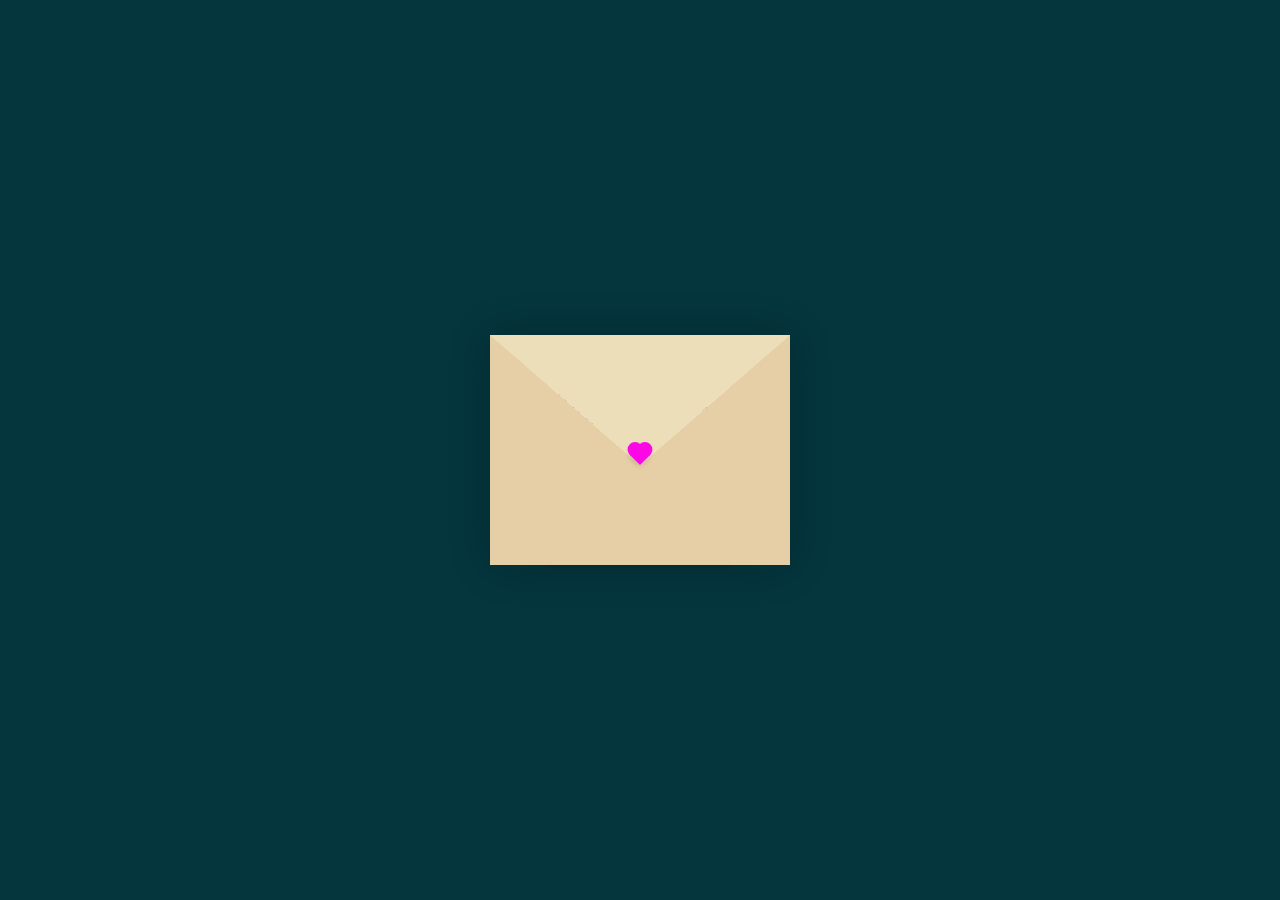
<file: index.html>
<!DOCTYPE html>
<html lang="en">
<head>
    <meta charset="UTF-8">
    <meta http-equiv="X-UA-Compatible" content="IE=edge">
    <meta name="viewport" content="width=device-width, initial-scale=1.0">
    <title>CSS Envelope + Letter (Open/Close on Click)</title>
    <link rel="stylesheet" href="style.css">
</head>
<body>
    <div class="container">
        <div class="envelope-wrapper">
            <div class="envelope">
                <div class="letter">
                    <div class="text">
                        <strong>Dear Atang,my pookie wookie dookie shortie</strong>
                        <p>
                            I wanted to say I love you so much and I hope you were listening to the lecture shee
                        </p>
                    </div>
                </div>
            </div>
            <div class="heart"></div>
        </div>
    </div>
    <script>
        const envelope = document.querySelector('.envelope-wrapper');
        envelope.addEventListener('click', () => {
            envelope.classList.toggle('flap');
        });
    </script>
</body>
</html>
</file>
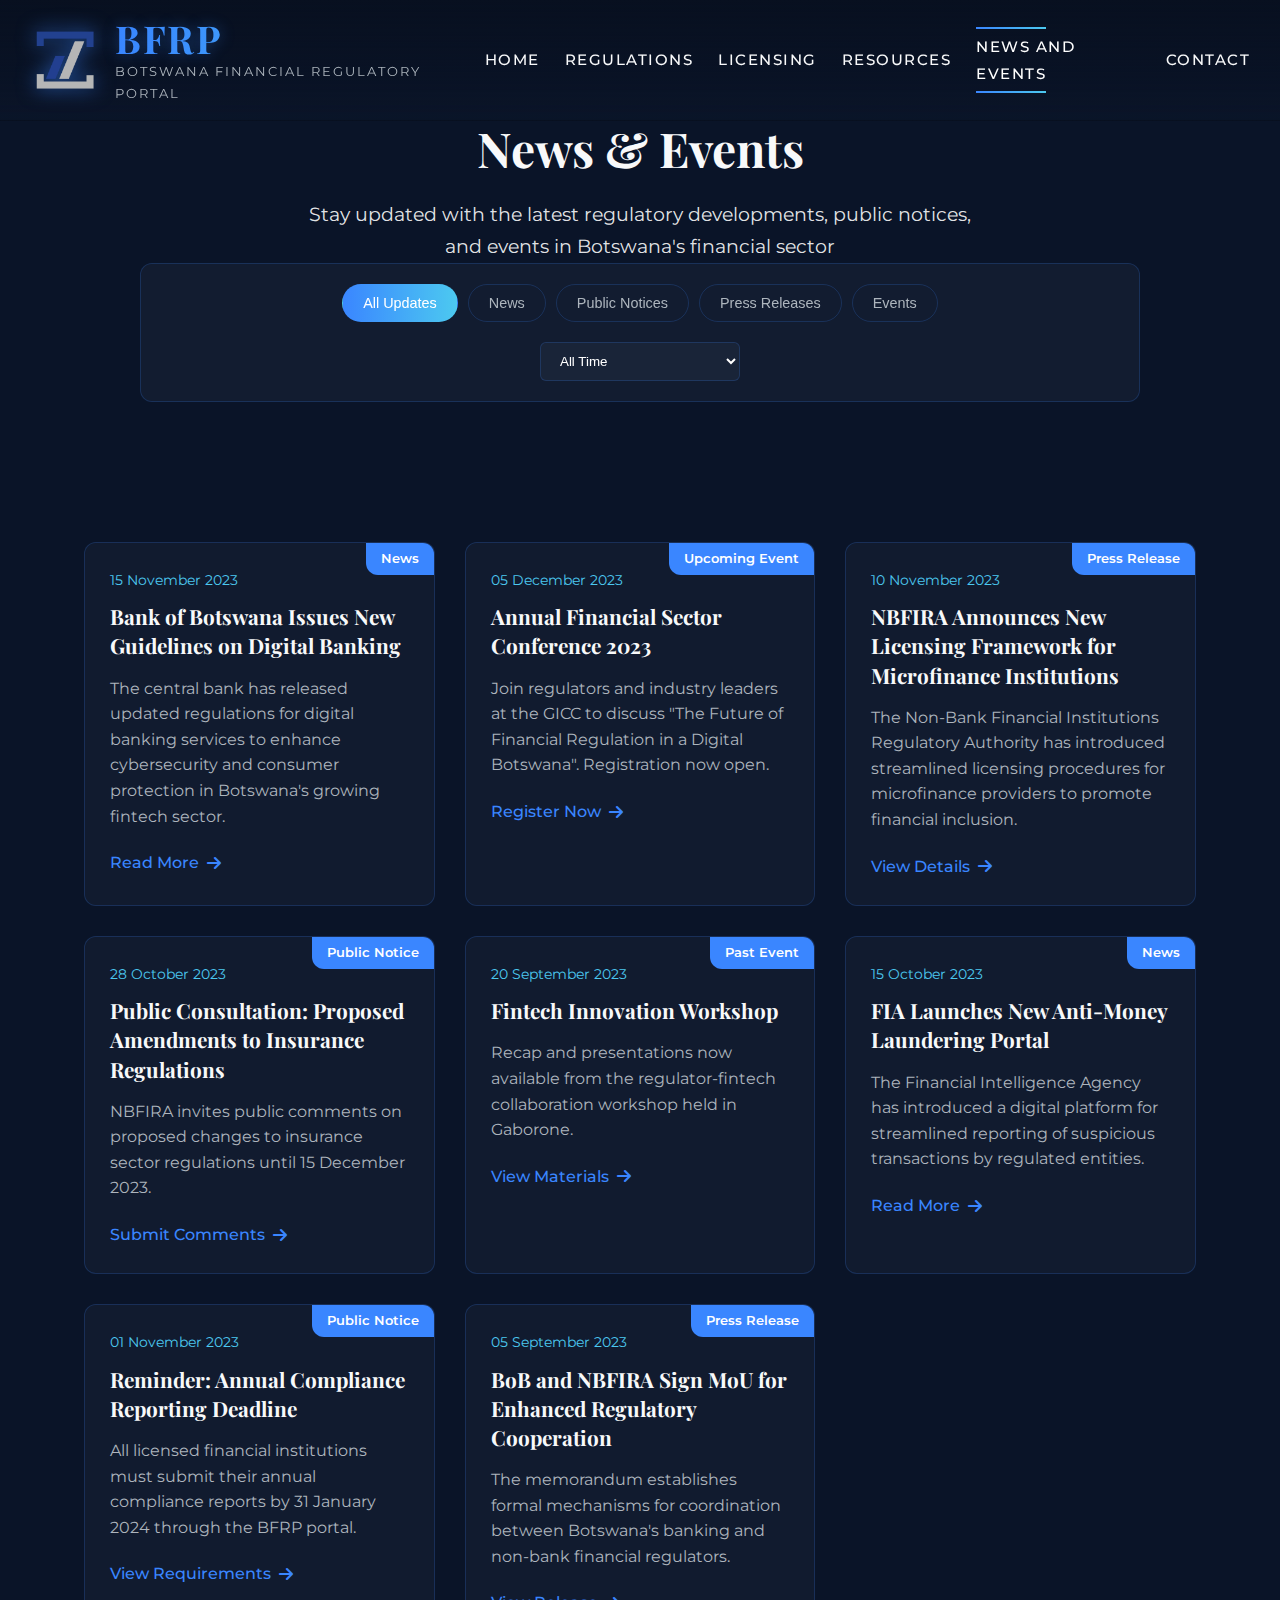
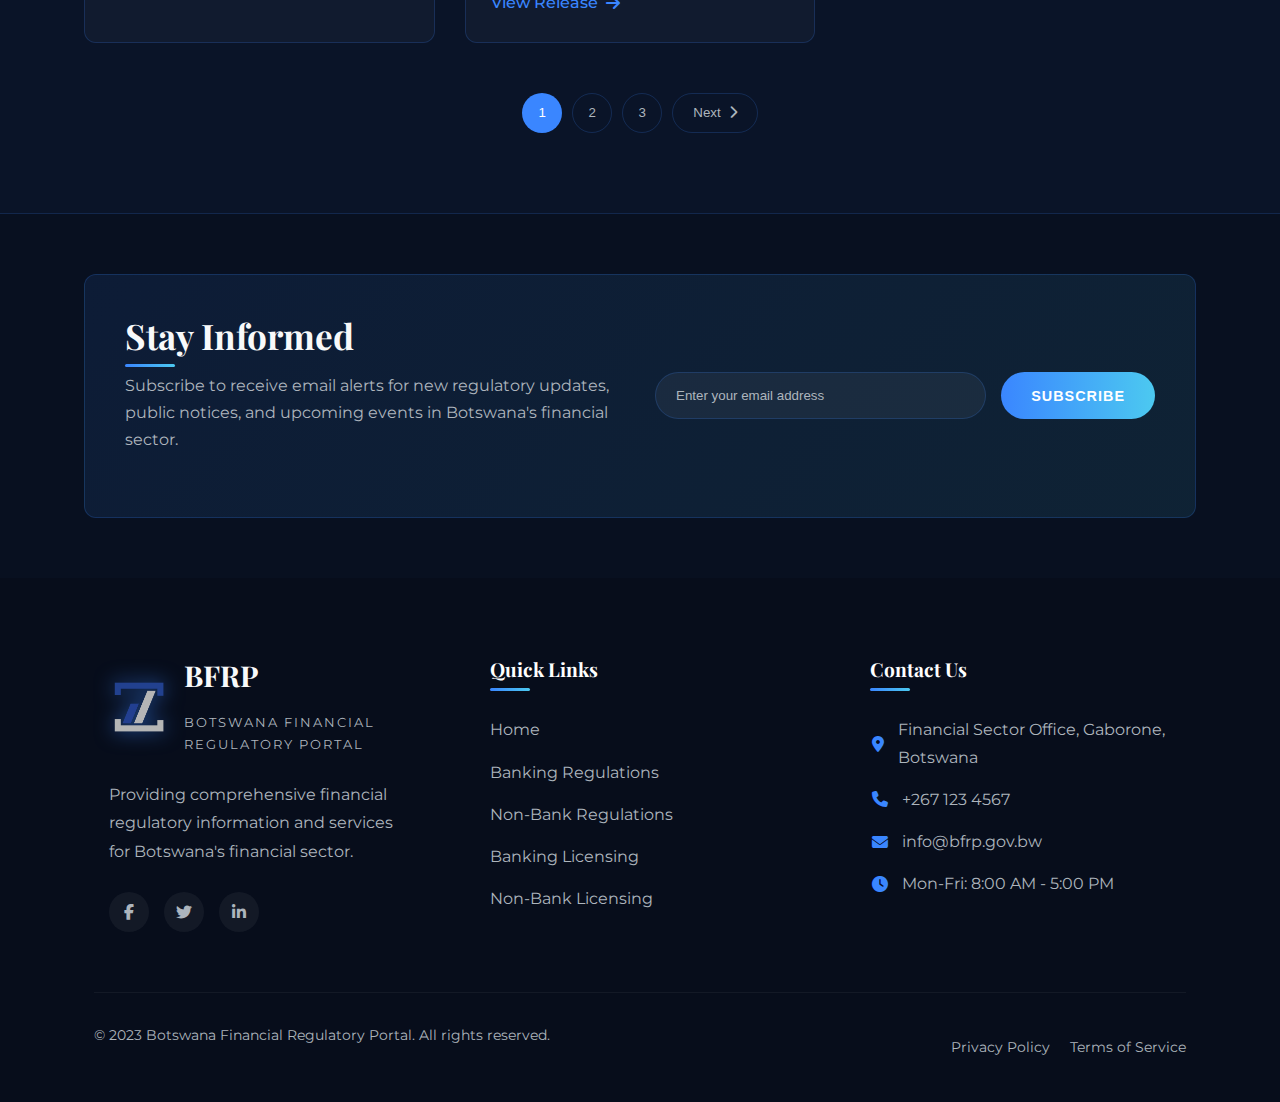
<file: News and events.html>
<!DOCTYPE html>
<html lang="en">
<head>
    <meta charset="UTF-8">
    <meta name="viewport" content="width=device-width, initial-scale=1.0">
    <title>News & Events | Botswana Financial Regulatory Portal</title>
    <link rel="stylesheet" href="https://cdnjs.cloudflare.com/ajax/libs/font-awesome/6.4.0/css/all.min.css">
    <link href="https://fonts.googleapis.com/css2?family=Playfair+Display:wght@400;500;700&family=Montserrat:wght@300;400;500;600&display=swap" rel="stylesheet">
    <link rel="stylesheet" href="STYLE.css">
</head>
<body>
    <header class="fade-nav">
        <div class="header-container">
            <div class="logo">
                <img src="images/logo.png" alt="BFRP Logo" class="logo-img">
                <div class="logo-text">
                    <h1>BFRP</h1>
                    <span>Botswana Financial Regulatory Portal</span>
                </div>
            </div>
            <nav>
                <ul>
                <li><a href="index.html" >Home</a></li>
                <li><a href="Regulations.html">Regulations</a></li>
                <li><a href="Lisencing.html">Licensing</a></li>
                <li><a href="Resources.html">Resources</a></li>
                <li><a href="News and events.html"class="active">News and events</a></li>
                <li><a href="contact.html">Contact</a></li>
            </ul>
            </nav>
            <button class="mobile-menu-toggle"><span></span><span></span><span></span></button>
        </div>
    </header>

    <div class="news-hero">
        <div class="container">
            <h1>News & Events</h1>
            <p class="hero-subtitle">Stay updated with the latest regulatory developments, public notices, and events in Botswana's financial sector</p>
            
            <div class="news-filter">
                <div class="filter-tabs">
                    <button class="filter-tab active" data-filter="all">All Updates</button>
                    <button class="filter-tab" data-filter="news">News</button>
                    <button class="filter-tab" data-filter="notices">Public Notices</button>
                    <button class="filter-tab" data-filter="releases">Press Releases</button>
                    <button class="filter-tab" data-filter="events">Events</button>
                </div>
                
                <div class="time-filter">
                    <select id="time-period">
                        <option value="all">All Time</option>
                        <option value="month">This Month</option>
                        <option value="quarter">Last 3 Months</option>
                        <option value="year">This Year</option>
                        <option value="past">Past Events</option>
                    </select>
                </div>
            </div>
        </div>
    </div>

    <main>
        <section class="news-section">
            <div class="container">
                <div class="news-grid">
                    <!-- News Item 1 -->
                    <div class="news-card" data-category="news" data-date="2023-11-15">
                        <div class="news-badge">News</div>
                        <div class="news-date">15 November 2023</div>
                        <h3>Bank of Botswana Issues New Guidelines on Digital Banking</h3>
                        <p>The central bank has released updated regulations for digital banking services to enhance cybersecurity and consumer protection in Botswana's growing fintech sector.</p>
                        <a href="#" class="news-link">Read More <i class="fas fa-arrow-right"></i></a>
                    </div>
                    
                    <!-- Event Item 1 -->
                    <div class="news-card" data-category="events" data-date="2023-12-05">
                        <div class="news-badge">Upcoming Event</div>
                        <div class="news-date">05 December 2023</div>
                        <h3>Annual Financial Sector Conference 2023</h3>
                        <p>Join regulators and industry leaders at the GICC to discuss "The Future of Financial Regulation in a Digital Botswana". Registration now open.</p>
                        <a href="#" class="news-link">Register Now <i class="fas fa-arrow-right"></i></a>
                    </div>
                    
                    <!-- Press Release 1 -->
                    <div class="news-card" data-category="releases" data-date="2023-11-10">
                        <div class="news-badge">Press Release</div>
                        <div class="news-date">10 November 2023</div>
                        <h3>NBFIRA Announces New Licensing Framework for Microfinance Institutions</h3>
                        <p>The Non-Bank Financial Institutions Regulatory Authority has introduced streamlined licensing procedures for microfinance providers to promote financial inclusion.</p>
                        <a href="#" class="news-link">View Details <i class="fas fa-arrow-right"></i></a>
                    </div>
                    
                    <!-- Public Notice 1 -->
                    <div class="news-card" data-category="notices" data-date="2023-10-28">
                        <div class="news-badge">Public Notice</div>
                        <div class="news-date">28 October 2023</div>
                        <h3>Public Consultation: Proposed Amendments to Insurance Regulations</h3>
                        <p>NBFIRA invites public comments on proposed changes to insurance sector regulations until 15 December 2023.</p>
                        <a href="#" class="news-link">Submit Comments <i class="fas fa-arrow-right"></i></a>
                    </div>
                    
                    <!-- Past Event 1 -->
                    <div class="news-card" data-category="events" data-date="2023-09-20">
                        <div class="news-badge">Past Event</div>
                        <div class="news-date">20 September 2023</div>
                        <h3>Fintech Innovation Workshop</h3>
                        <p>Recap and presentations now available from the regulator-fintech collaboration workshop held in Gaborone.</p>
                        <a href="#" class="news-link">View Materials <i class="fas fa-arrow-right"></i></a>
                    </div>
                    
                    <!-- News Item 2 -->
                    <div class="news-card" data-category="news" data-date="2023-10-15">
                        <div class="news-badge">News</div>
                        <div class="news-date">15 October 2023</div>
                        <h3>FIA Launches New Anti-Money Laundering Portal</h3>
                        <p>The Financial Intelligence Agency has introduced a digital platform for streamlined reporting of suspicious transactions by regulated entities.</p>
                        <a href="#" class="news-link">Read More <i class="fas fa-arrow-right"></i></a>
                    </div>
                    
                    <!-- Public Notice 2 -->
                    <div class="news-card" data-category="notices" data-date="2023-11-01">
                        <div class="news-badge">Public Notice</div>
                        <div class="news-date">01 November 2023</div>
                        <h3>Reminder: Annual Compliance Reporting Deadline</h3>
                        <p>All licensed financial institutions must submit their annual compliance reports by 31 January 2024 through the BFRP portal.</p>
                        <a href="#" class="news-link">View Requirements <i class="fas fa-arrow-right"></i></a>
                    </div>
                    
                    <!-- Press Release 2 -->
                    <div class="news-card" data-category="releases" data-date="2023-09-05">
                        <div class="news-badge">Press Release</div>
                        <div class="news-date">05 September 2023</div>
                        <h3>BoB and NBFIRA Sign MoU for Enhanced Regulatory Cooperation</h3>
                        <p>The memorandum establishes formal mechanisms for coordination between Botswana's banking and non-bank financial regulators.</p>
                        <a href="#" class="news-link">View Release <i class="fas fa-arrow-right"></i></a>
                    </div>
                </div>
                
                <div class="news-pagination">
                    <button class="pagination-btn active">1</button>
                    <button class="pagination-btn">2</button>
                    <button class="pagination-btn">3</button>
                    <button class="pagination-btn next">Next <i class="fas fa-chevron-right"></i></button>
                </div>
            </div>
        </section>
        
        <section class="subscribe-section">
            <div class="container">
                <div class="subscribe-card">
                    <div class="subscribe-content">
                        <h2>Stay Informed</h2>
                        <p>Subscribe to receive email alerts for new regulatory updates, public notices, and upcoming events in Botswana's financial sector.</p>
                    </div>
                    <div class="subscribe-form">
                        <input type="email" placeholder="Enter your email address">
                        <button class="btn-primary">Subscribe</button>
                    </div>
                </div>
            </div>
        </section>
    </main>

    <footer>
        <div class="footer-container">
            <div class="footer-grid">
                <div class="footer-col footer-about">
                    <div class="logo">
                        <img src="images/logo.png" alt="BFRP Logo" class="logo-img">
                        <div class="logo-text">
                            <h3>BFRP</h3>
                            <span>Botswana Financial Regulatory Portal</span>
                        </div>
                    </div>
                    <p>Providing comprehensive financial regulatory information and services for Botswana's financial sector.</p>
                    <div class="social-links">
                        <a href="#"><i class="fab fa-facebook-f"></i></a>
                        <a href="#"><i class="fab fa-twitter"></i></a>
                        <a href="#"><i class="fab fa-linkedin-in"></i></a>
                    </div>
                </div>
                
                <div class="footer-col footer-links">
                    <h4>Quick Links</h4>
                    <ul>
                        <li><a href="index.html">Home</a></li>
                        <li><a href="regulations-banking.html">Banking Regulations</a></li>
                        <li><a href="regulations-nonbank.html">Non-Bank Regulations</a></li>
                        <li><a href="licensing-banking.html">Banking Licensing</a></li>
                        <li><a href="licensing-nonbank.html">Non-Bank Licensing</a></li>
                    </ul>
                </div>
                
                <div class="footer-col footer-contact">
                    <h4>Contact Us</h4>
                    <p><i class="fas fa-map-marker-alt"></i> Financial Sector Office, Gaborone, Botswana</p>
                    <p><i class="fas fa-phone"></i> +267 123 4567</p>
                    <p><i class="fas fa-envelope"></i> info@bfrp.gov.bw</p>
                    <p><i class="fas fa-clock"></i> Mon-Fri: 8:00 AM - 5:00 PM</p>
                </div>
            </div>
            
            <div class="footer-bottom">
                <p>&copy; 2023 Botswana Financial Regulatory Portal. All rights reserved.</p>
                <div class="footer-legal">
                    <a href="#">Privacy Policy</a>
                    <a href="#">Terms of Service</a>
                </div>
            </div>
        </div>
    </footer>

    <script src="MAIN.js"></script>
    <script>
        // News & Events Page Specific JavaScript
        document.addEventListener('DOMContentLoaded', function() {
            // Filter functionality
            const filterTabs = document.querySelectorAll('.filter-tab');
            const timeFilter = document.getElementById('time-period');
            const newsCards = document.querySelectorAll('.news-card');
            
            // Category filter
            filterTabs.forEach(tab => {
                tab.addEventListener('click', function() {
                    filterTabs.forEach(t => t.classList.remove('active'));
                    this.classList.add('active');
                    
                    const filter = this.dataset.filter;
                    applyFilters(filter, timeFilter.value);
                });
            });
            
            // Time period filter
            timeFilter.addEventListener('change', function() {
                const activeTab = document.querySelector('.filter-tab.active');
                applyFilters(activeTab.dataset.filter, this.value);
            });
            
            function applyFilters(categoryFilter, timeFilter) {
                const now = new Date();
                
                newsCards.forEach(card => {
                    const cardCategory = card.dataset.category;
                    const cardDate = new Date(card.dataset.date);
                    let showCard = true;
                    
                    // Apply category filter
                    if (categoryFilter !== 'all' && !card.dataset.category.includes(categoryFilter)) {
                        showCard = false;
                    }
                    
                    // Apply time filter
                    if (timeFilter !== 'all' && showCard) {
                        const timeDiff = now - cardDate;
                        const daysDiff = timeDiff / (1000 * 60 * 60 * 24);
                        
                        if (timeFilter === 'month' && daysDiff > 30) {
                            showCard = false;
                        } else if (timeFilter === 'quarter' && daysDiff > 90) {
                            showCard = false;
                        } else if (timeFilter === 'year' && daysDiff > 365) {
                            showCard = false;
                        } else if (timeFilter === 'past' && cardDate > now) {
                            showCard = false;
                        }
                    }
                    
                    // Show/hide card
                    if (showCard) {
                        card.style.display = 'block';
                        setTimeout(() => {
                            card.style.opacity = '1';
                            card.style.transform = 'translateY(0)';
                        }, 100);
                    } else {
                        card.style.display = 'none';
                    }
                });
            }
            
            // Initialize cards with animation
            newsCards.forEach((card, index) => {
                card.style.opacity = '0';
                card.style.transform = 'translateY(20px)';
                card.style.transition = 'opacity 0.5s ease, transform 0.5s ease';
                
                setTimeout(() => {
                    card.style.opacity = '1';
                    card.style.transform = 'translateY(0)';
                }, index * 100);
            });
            
            // Pagination functionality
            const paginationBtns = document.querySelectorAll('.pagination-btn');
            paginationBtns.forEach(btn => {
                btn.addEventListener('click', function() {
                    if (!this.classList.contains('next')) {
                        paginationBtns.forEach(b => b.classList.remove('active'));
                        this.classList.add('active');
                    }
                });
            });
        });
    </script>
</body>
</html>
</file>
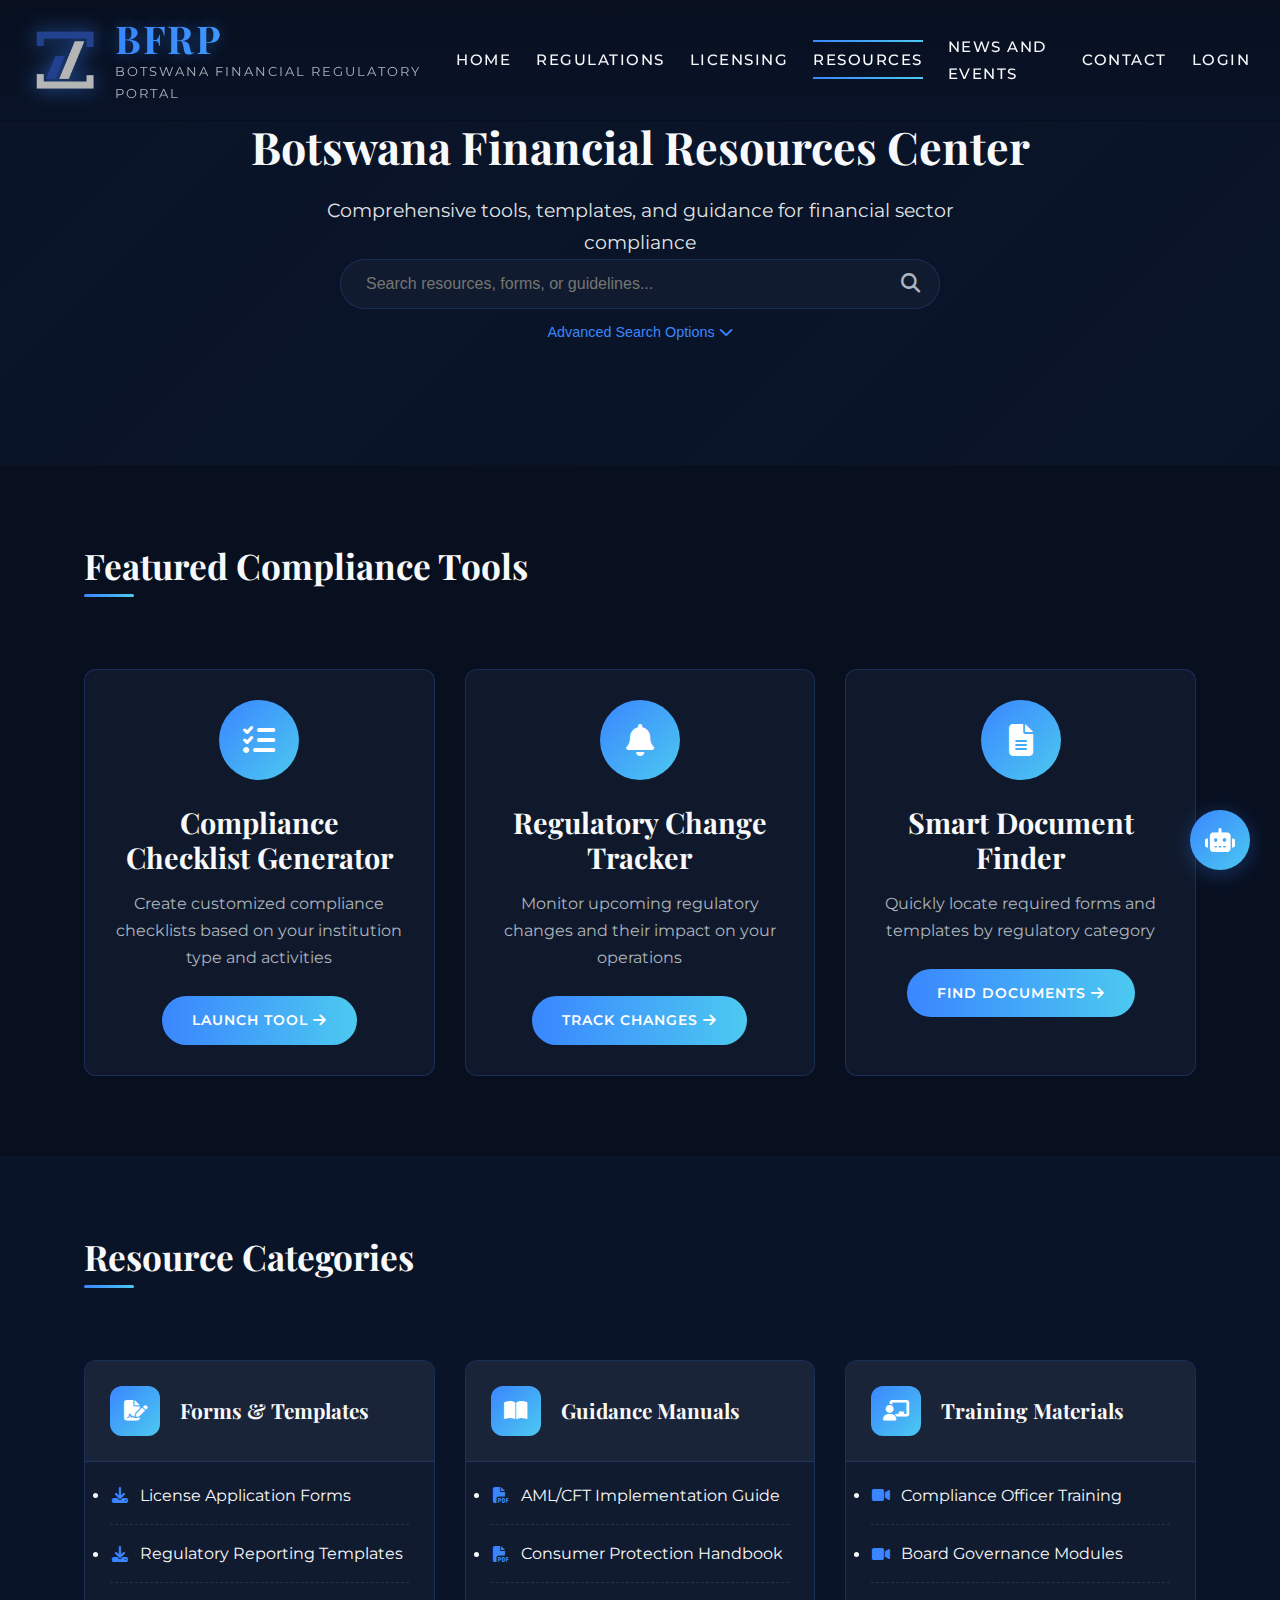
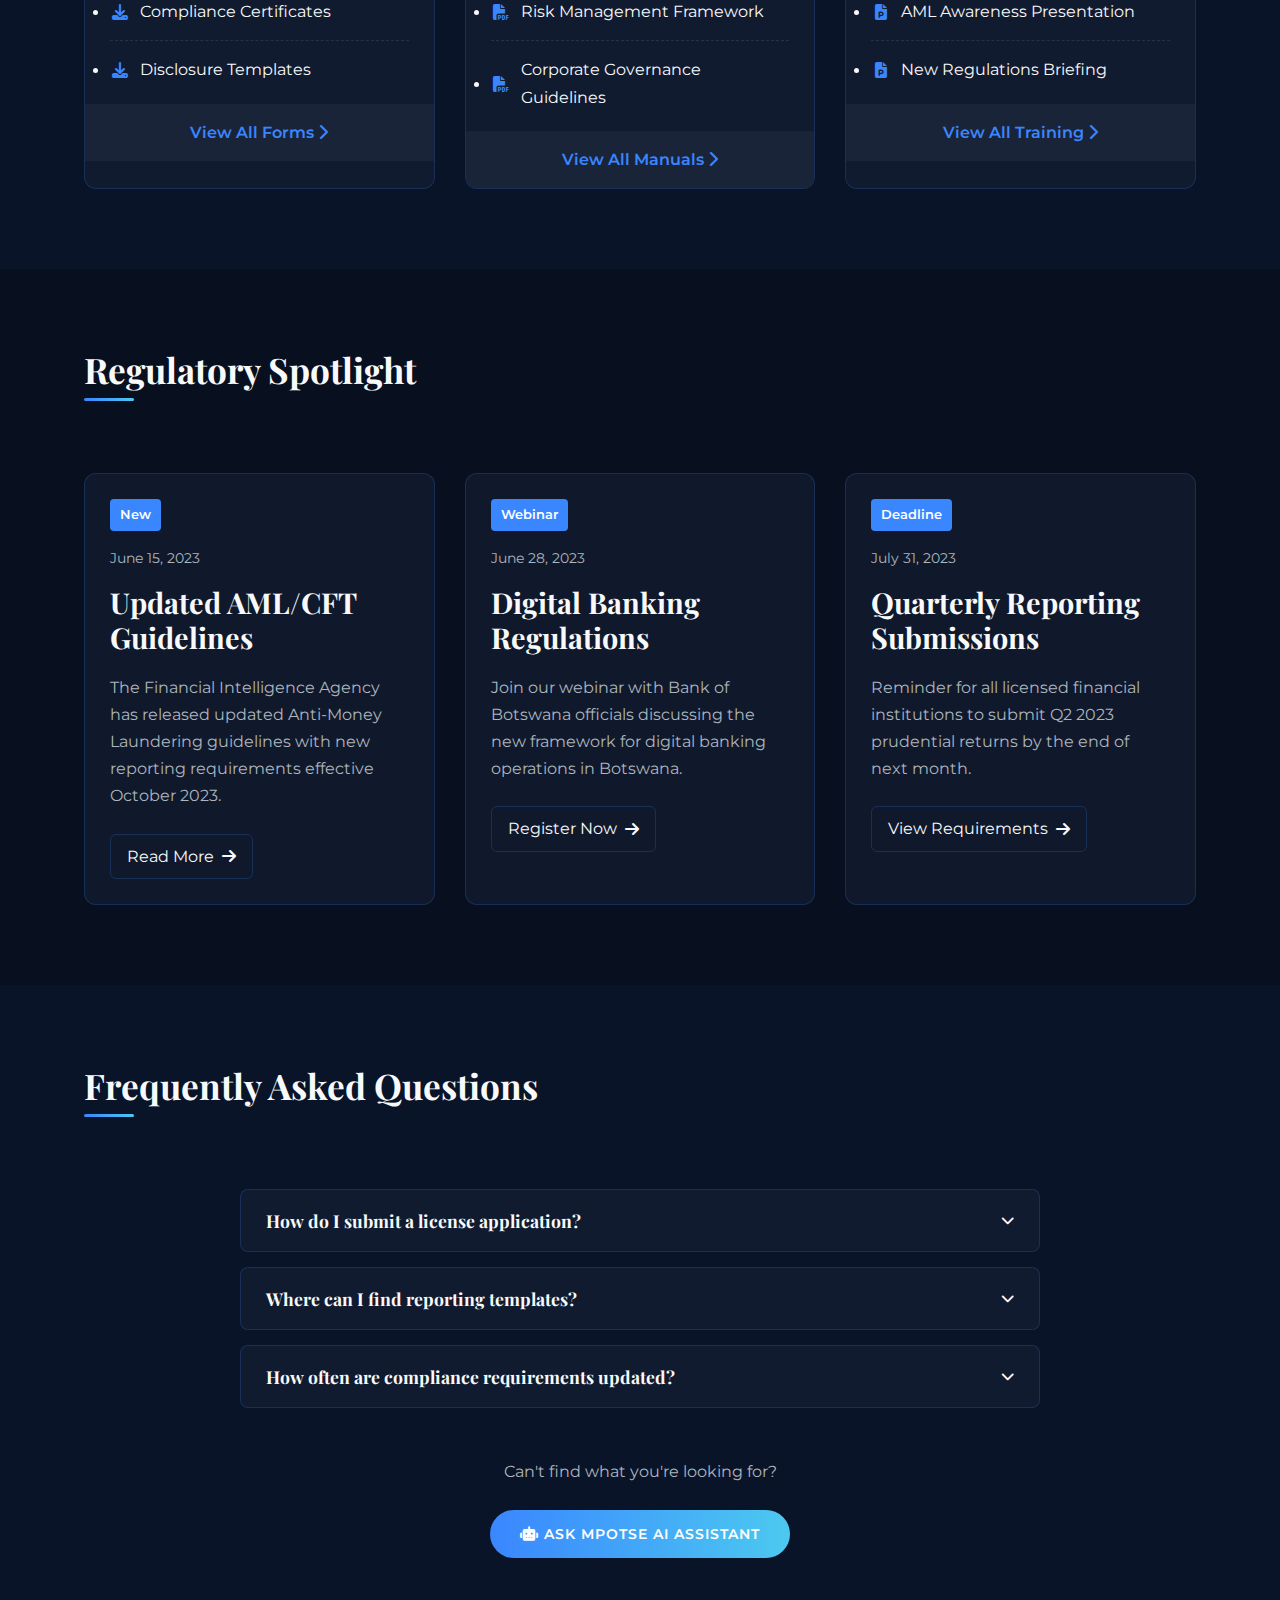
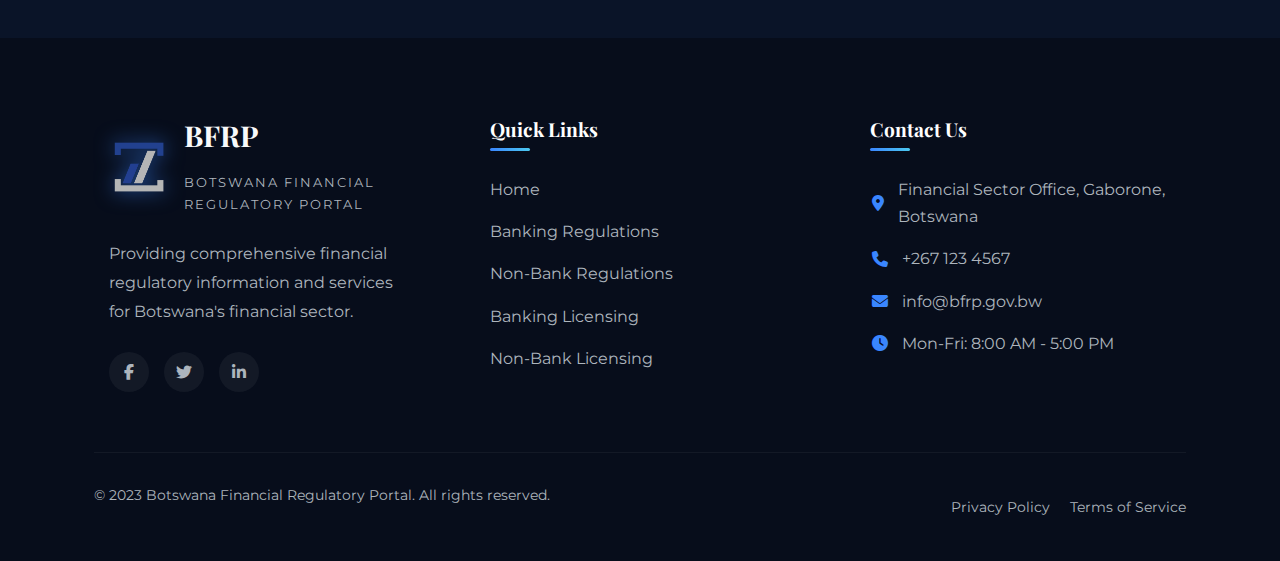
<file: Resources.html>
<!DOCTYPE html>
<html lang="en">
<head>
    <meta charset="UTF-8">
    <meta name="viewport" content="width=device-width, initial-scale=1.0">
    <title>Financial Resources | Botswana Regulatory Portal</title>
    <link rel="stylesheet" href="https://cdnjs.cloudflare.com/ajax/libs/font-awesome/6.4.0/css/all.min.css">
    <link href="https://fonts.googleapis.com/css2?family=Playfair+Display:wght@400;500;700&family=Montserrat:wght@300;400;500;600&display=swap" rel="stylesheet">
    <link rel="stylesheet" href="STYLE.css">
</head>
<body>
    <header class="fade-nav">
        <div class="header-container">
            <div class="logo">
                <img src="images/logo.png" alt="BFRP Logo" class="logo-img">
                <div class="logo-text">
                    <h1>BFRP</h1>
                    <span>Botswana Financial Regulatory Portal</span>
                </div>
            </div>
            <nav>
                <ul>
                    <li><a href="index.html">Home</a></li>
                    <li><a href="Regulations.html">Regulations</a></li>
                    <li><a href="Lisencing.html">Licensing</a></li>
                    <li><a href="resources.html" class="active">Resources</a></li>
                     <li><a href="contact.html">News and events</a></li>
                    <li><a href="contact.html">Contact</a></li>
                    <li><a href="sign up.login.html">Login</a></li>
                </ul>
            </nav>
            <button class="mobile-menu-toggle"><span></span><span></span><span></span></button>
        </div>
    </header>

    <main class="resources-page">
        <!-- Hero Section -->
        <section class="resources-hero">
            <div class="container">
                <h1>Botswana Financial Resources Center</h1>
                <p class="hero-subtitle">Comprehensive tools, templates, and guidance for financial sector compliance</p>
                <div class="search-bar">
                    <input type="text" placeholder="Search resources, forms, or guidelines..." id="global-search">
                    <button><i class="fas fa-search"></i></button>
                </div>
                <button class="btn-text advanced-search-toggle">Advanced Search Options <i class="fas fa-chevron-down"></i></button>
                
                <div class="advanced-search">
                    <div class="search-filters">
                        <div class="filter-group">
                            <label for="resource-type">Resource Type</label>
                            <select id="resource-type">
                                <option value="">All Types</option>
                                <option value="form">Forms</option>
                                <option value="manual">Manuals</option>
                                <option value="video">Videos</option>
                                <option value="template">Templates</option>
                            </select>
                        </div>
                        <div class="filter-group">
                            <label for="regulator">Regulator</label>
                            <select id="regulator">
                                <option value="">All Regulators</option>
                                <option value="bob">Bank of Botswana</option>
                                <option value="nbfira">NBFIRA</option>
                                <option value="fia">FIA</option>
                            </select>
                        </div>
                        <div class="filter-group">
                            <label for="date-range">Date Range</label>
                            <select id="date-range">
                                <option value="">Any Time</option>
                                <option value="month">Last Month</option>
                                <option value="year">Last Year</option>
                                <option value="2years">Last 2 Years</option>
                            </select>
                        </div>
                        <div class="filter-group">
                            <label for="file-type">File Type</label>
                            <select id="file-type">
                                <option value="">All Formats</option>
                                <option value="pdf">PDF</option>
                                <option value="doc">Word</option>
                                <option value="xls">Excel</option>
                                <option value="ppt">PowerPoint</option>
                            </select>
                        </div>
                    </div>
                    <div class="filter-actions">
                        <button class="btn-outline">Reset Filters</button>
                        <button class="btn-primary">Apply Filters</button>
                    </div>
                </div>
            </div>
        </section>

        <!-- Compliance Tools Section -->
        <section class="featured-tools">
            <div class="container">
                <h2>Featured Compliance Tools</h2>
                <div class="tools-grid">
                    <div class="tool-card">
                        <div class="tool-icon">
                            <i class="fas fa-tasks"></i>
                        </div>
                        <h3>Compliance Checklist Generator</h3>
                        <p>Create customized compliance checklists based on your institution type and activities</p>
                        <a href="#" class="btn-primary">Launch Tool <i class="fas fa-arrow-right"></i></a>
                    </div>
                    
                    <div class="tool-card">
                        <div class="tool-icon">
                            <i class="fas fa-bell"></i>
                        </div>
                        <h3>Regulatory Change Tracker</h3>
                        <p>Monitor upcoming regulatory changes and their impact on your operations</p>
                        <a href="#" class="btn-primary">Track Changes <i class="fas fa-arrow-right"></i></a>
                    </div>
                    
                    <div class="tool-card">
                        <div class="tool-icon">
                            <i class="fas fa-file-alt"></i>
                        </div>
                        <h3>Smart Document Finder</h3>
                        <p>Quickly locate required forms and templates by regulatory category</p>
                        <a href="#" class="btn-primary">Find Documents <i class="fas fa-arrow-right"></i></a>
                    </div>
                </div>
            </div>
        </section>

        <!-- Resource Categories -->
        <section class="resource-categories">
            <div class="container">
                <h2>Resource Categories</h2>
                <div class="categories-grid">
                    <div class="category-card">
                        <div class="category-header">
                            <div class="category-icon">
                                <i class="fas fa-file-signature"></i>
                            </div>
                            <h3>Forms & Templates</h3>
                        </div>
                        <ul class="resource-list">
                            <li><a href="#"><i class="fas fa-download"></i> License Application Forms</a></li>
                            <li><a href="#"><i class="fas fa-download"></i> Regulatory Reporting Templates</a></li>
                            <li><a href="#"><i class="fas fa-download"></i> Compliance Certificates</a></li>
                            <li><a href="#"><i class="fas fa-download"></i> Disclosure Templates</a></li>
                        </ul>
                        <a href="#" class="category-link">View All Forms <i class="fas fa-chevron-right"></i></a>
                    </div>
                    
                    <div class="category-card">
                        <div class="category-header">
                            <div class="category-icon">
                                <i class="fas fa-book-open"></i>
                            </div>
                            <h3>Guidance Manuals</h3>
                        </div>
                        <ul class="resource-list">
                            <li><a href="#"><i class="fas fa-file-pdf"></i> AML/CFT Implementation Guide</a></li>
                            <li><a href="#"><i class="fas fa-file-pdf"></i> Consumer Protection Handbook</a></li>
                            <li><a href="#"><i class="fas fa-file-pdf"></i> Risk Management Framework</a></li>
                            <li><a href="#"><i class="fas fa-file-pdf"></i> Corporate Governance Guidelines</a></li>
                        </ul>
                        <a href="#" class="category-link">View All Manuals <i class="fas fa-chevron-right"></i></a>
                    </div>
                    
                    <div class="category-card">
                        <div class="category-header">
                            <div class="category-icon">
                                <i class="fas fa-chalkboard-teacher"></i>
                            </div>
                            <h3>Training Materials</h3>
                        </div>
                        <ul class="resource-list">
                            <li><a href="#"><i class="fas fa-video"></i> Compliance Officer Training</a></li>
                            <li><a href="#"><i class="fas fa-video"></i> Board Governance Modules</a></li>
                            <li><a href="#"><i class="fas fa-file-powerpoint"></i> AML Awareness Presentation</a></li>
                            <li><a href="#"><i class="fas fa-file-powerpoint"></i> New Regulations Briefing</a></li>
                        </ul>
                        <a href="#" class="category-link">View All Training <i class="fas fa-chevron-right"></i></a>
                    </div>
                </div>
            </div>
        </section>

        <!-- Regulatory Spotlight Section -->
        <section class="regulatory-spotlight">
            <div class="container">
                <h2>Regulatory Spotlight</h2>
                <div class="spotlight-grid">
                    <div class="spotlight-card">
                        <span class="spotlight-badge">New</span>
                        <span class="spotlight-date">June 15, 2023</span>
                        <h3>Updated AML/CFT Guidelines</h3>
                        <p>The Financial Intelligence Agency has released updated Anti-Money Laundering guidelines with new reporting requirements effective October 2023.</p>
                        <a href="#" class="btn-outline">Read More <i class="fas fa-arrow-right"></i></a>
                    </div>
                    
                    <div class="spotlight-card">
                        <span class="spotlight-badge">Webinar</span>
                        <span class="spotlight-date">June 28, 2023</span>
                        <h3>Digital Banking Regulations</h3>
                        <p>Join our webinar with Bank of Botswana officials discussing the new framework for digital banking operations in Botswana.</p>
                        <a href="#" class="btn-outline">Register Now <i class="fas fa-arrow-right"></i></a>
                    </div>
                    
                    <div class="spotlight-card">
                        <span class="spotlight-badge">Deadline</span>
                        <span class="spotlight-date">July 31, 2023</span>
                        <h3>Quarterly Reporting Submissions</h3>
                        <p>Reminder for all licensed financial institutions to submit Q2 2023 prudential returns by the end of next month.</p>
                        <a href="#" class="btn-outline">View Requirements <i class="fas fa-arrow-right"></i></a>
                    </div>
                </div>
            </div>
        </section>

        <!-- FAQ Section -->
        <section class="faq-section">
            <div class="container">
                <h2>Frequently Asked Questions</h2>
                <div class="faq-accordion">
                    <div class="faq-item">
                        <button class="faq-question">
                            <h3>How do I submit a license application?</h3>
                            <i class="fas fa-chevron-down"></i>
                        </button>
                        <div class="faq-answer">
                            <p>License applications must be submitted through the online portal with all required supporting documents. The complete process is outlined in our <a href="#">License Application Guide</a> which includes a checklist of requirements.</p>
                        </div>
                    </div>
                    
                    <div class="faq-item">
                        <button class="faq-question">
                            <h3>Where can I find reporting templates?</h3>
                            <i class="fas fa-chevron-down"></i>
                        </button>
                        <div class="faq-answer">
                            <p>All current reporting templates are available in the <a href="#">Forms & Templates</a> section of this portal. You can filter by regulator and document type to find the specific forms you need.</p>
                        </div>
                    </div>
                    
                    <div class="faq-item">
                        <button class="faq-question">
                            <h3>How often are compliance requirements updated?</h3>
                            <i class="fas fa-chevron-down"></i>
                        </button>
                        <div class="faq-answer">
                            <p>Regulatory requirements are typically reviewed annually, with interim updates as needed. We recommend subscribing to our <a href="#">Regulatory Updates</a> service to receive notifications of changes.</p>
                        </div>
                    </div>
                </div>
                <div class="faq-cta">
                    <p>Can't find what you're looking for?</p>
                    <a href="#" class="btn-primary chat-toggle"><i class="fas fa-robot"></i> Ask Mpotse AI Assistant</a>
                </div>
            </div>
        </section>
    </main>

    <footer>
        <div class="footer-container">
            <div class="footer-grid">
                <div class="footer-col footer-about">
                    <div class="logo">
                        <img src="images/logo.png" alt="BFRP Logo" class="logo-img">
                        <div class="logo-text">
                            <h3>BFRP</h3>
                            <span>Botswana Financial Regulatory Portal</span>
                        </div>
                    </div>
                    <p>Providing comprehensive financial regulatory information and services for Botswana's financial sector.</p>
                    <div class="social-links">
                        <a href="#"><i class="fab fa-facebook-f"></i></a>
                        <a href="#"><i class="fab fa-twitter"></i></a>
                        <a href="#"><i class="fab fa-linkedin-in"></i></a>
                    </div>
                </div>
                
                <div class="footer-col footer-links">
                    <h4>Quick Links</h4>
                    <ul>
                        <li><a href="index.html">Home</a></li>
                        <li><a href="regulations-banking.html">Banking Regulations</a></li>
                        <li><a href="regulations-nonbank.html">Non-Bank Regulations</a></li>
                        <li><a href="licensing-banking.html">Banking Licensing</a></li>
                        <li><a href="licensing-nonbank.html">Non-Bank Licensing</a></li>
                    </ul>
                </div>
                
                <div class="footer-col footer-contact">
                    <h4>Contact Us</h4>
                    <p><i class="fas fa-map-marker-alt"></i> Financial Sector Office, Gaborone, Botswana</p>
                    <p><i class="fas fa-phone"></i> +267 123 4567</p>
                    <p><i class="fas fa-envelope"></i> info@bfrp.gov.bw</p>
                    <p><i class="fas fa-clock"></i> Mon-Fri: 8:00 AM - 5:00 PM</p>
                </div>
            </div>
            
            <div class="footer-bottom">
                <p>&copy; 2023 Botswana Financial Regulatory Portal. All rights reserved.</p>
                <div class="footer-legal">
                    <a href="#">Privacy Policy</a>
                    <a href="#">Terms of Service</a>
                </div>
            </div>
        </div>
    </footer>

    <!-- Chatbot Container -->
    <div class="chatbot-container">
        <div class="chatbot-button">
            <span>Mpotse</span>
            <i class="fas fa-robot"></i>
        </div>
        <div class="chatbot-window">
            <div class="chatbot-header">
                <h4>Mpotse AI Assistant</h4>
                <button class="close-chatbot"><i class="fas fa-times"></i></button>
            </div>
            <div class="chatbot-messages">
                <div class="bot-message">
                    <div class="message-content">
                        <p>Hello! I'm Mpotse, your Botswana Financial Regulatory Assistant. How can I help you today?</p>
                    </div>
                </div>
            </div>
            <div class="chatbot-input">
                <input type="text" placeholder="Ask a regulatory question...">
                <button class="send-button"><i class="fas fa-paper-plane"></i></button>
            </div>
        </div>
    </div>

    <script src="MAIN.js"></script>
    <script>
        // Toggle advanced search
        document.querySelector('.advanced-search-toggle').addEventListener('click', function() {
            this.querySelector('i').classList.toggle('fa-chevron-up');
            this.querySelector('i').classList.toggle('fa-chevron-down');
            document.querySelector('.advanced-search').classList.toggle('active');
        });

        // FAQ accordion functionality
        document.querySelectorAll('.faq-question').forEach(question => {
            question.addEventListener('click', () => {
                const answer = question.nextElementSibling;
                question.classList.toggle('active');
                answer.classList.toggle('show');
            });
        });

        // Chatbot toggle
        document.querySelector('.chatbot-button').addEventListener('click', function() {
            document.querySelector('.chatbot-window').classList.toggle('active');
        });

        document.querySelector('.close-chatbot').addEventListener('click', function() {
            document.querySelector('.chatbot-window').classList.remove('active');
        });
    </script>
</body>
</html>
</file>
<file: style.css>
:root{
    --primary: #fff;
    --bg-color: rgb(5, 53, 61);
    --bg-envelope-color: #f5edd1;
    --envelope-tab: #ecdeb8;
    --envelope-cover: #e6cfa7;
    --shadow-color: rgba(0, 0, 0, 0.2);
    --txt-color: #444;
    --heart-color: rgb(252, 8, 231);
  }
  body{
    margin: 0;
    padding: 0;
    box-sizing: border-box;
    background: var(--bg-color);
    display: flex;
    align-items: center;
    justify-content: center;
  }
  .container {
    height: 100vh;
    display: grid;
    place-items: center;
  }
  .container > .envelope-wrapper {
    background: var(--bg-envelope-color);
    box-shadow: 0 0 40px var(--shadow-color);
  }
  .envelope-wrapper > .envelope {
    position: relative;
    width: 300px;
    height: 230px;
  }
  .envelope-wrapper > .envelope::before {
    content: "";
    position: absolute;
    top: 0;
    z-index: 2;
    border-top: 130px solid var(--envelope-tab);
    border-right: 150px solid transparent;
    border-left: 150px solid transparent;
    transform-origin: top;
    transition: all 0.5s ease-in-out 0.7s;
  }
  .envelope-wrapper > .envelope::after {
    content: "";
    position: absolute;
    z-index: 2;
    width: 0px;
    height: 0px;
    border-top: 130px solid transparent;
    border-right: 150px solid var(--envelope-cover);
    border-bottom: 100px solid var(--envelope-cover);
    border-left: 150px solid var(--envelope-cover);
  }
  .envelope > .letter {
    position: absolute;
    right: 20%;
    bottom: 0;
    width: 54%;
    height: 80%;
    background: var(--primary);
    text-align: center;
    transition: all 1s ease-in-out;
    box-shadow: 0 0 5px var(--shadow-color);
    padding: 20px 10px;
  }
  
  .envelope > .letter > .text {
    font-family: 'Gill Sans', 'Gill Sans MT', Calibri, 'Trebuchet MS', sans-serif;
    color: var(--txt-color);
    text-align: left;
    font-size: 10px;
  }
  .heart {
    position: absolute;
    top: 50%;
    left: 50%;
    width: 15px;
    height: 15px;
    background: var(--heart-color);
    z-index: 4;
    transform: translate(-50%, -20%) rotate(45deg);
    transition: transform 0.5s ease-in-out 1s;
    box-shadow: 0 1px 6px var(--shadow-color);
    cursor: pointer;
  }
  .heart:before, 
  .heart:after {
    content: "";
    position: absolute;
    width: 15px;
    height: 15px;
    background-color: var(--heart-color);
    border-radius: 50%;
  }
  .heart:before {
    top: -7.5px;
  }
  .heart:after {
    right: 7.5px;
  }
  .flap > .envelope:before {
    transform: rotateX(180deg);
    z-index: 0;
  }
  .flap > .envelope > .letter {
    bottom: 100px;
    transform: scale(1.5);
    transition-delay: 1s;
  }
  .flap > .heart {
    transform: rotate(90deg);
    transition-delay: 0.4s;
  }
</file>
<file: STYLE.css>
/* Base Variables */
:root {
  --primary-color: #3a86ff;
  --primary-dark: #2667cc;
  --accent-color: #4cc9f0;
  --dark-bg: #0a1428;
  --darker-bg: #081020;
  --text-color: #f8f9fa;
  --text-muted: #adb5bd;
  --glass-effect: rgba(10, 20, 40, 0.85);
  --glass-border: rgba(58, 134, 255, 0.2);
  --card-shadow: 0 8px 32px rgba(0, 0, 0, 0.3);
}

/* Base Styles */
* {
  margin: 0;
  padding: 0;
  box-sizing: border-box;
}

body {
  font-family: 'Montserrat', -apple-system, BlinkMacSystemFont, sans-serif;
  line-height: 1.7;
  color: var(--text-color);
  background-color: var(--dark-bg);
  overflow-x: hidden;
}

h1, h2, h3, h4, h5, h6 {
  font-family: 'Playfair Display', serif;
  font-weight: 700;
  line-height: 1.2;
  color: var(--text-color);
}

h1 { font-size: 2.8rem; margin-bottom: 1.5rem; }
h2 { 
  font-size: 2.2rem; 
  margin-bottom: 2rem;
  position: relative;
  display: inline-block;
}
h2::after {
  content: '';
  position: absolute;
  bottom: -10px;
  left: 0;
  width: 50px;
  height: 3px;
  background: linear-gradient(90deg, var(--primary-color), var(--accent-color));
  border-radius: 2px;
}
h3 { font-size: 1.8rem; margin-bottom: 1.2rem; }
h4 { font-size: 1.4rem; margin-bottom: 1rem; }

p {
  margin-bottom: 1.5rem;
  color: var(--text-muted);
  font-weight: 400;
}

a {
  text-decoration: none;
  color: var(--primary-color);
  transition: all 0.2s ease;
}

a:hover {
  color: var(--accent-color);
}

.container {
  width: 90%;
  max-width: 1400px;
  margin: 0 auto;
  padding: 0 20px;
}

.btn-primary {
  display: inline-block;
  padding: 12px 30px;
  background: linear-gradient(90deg, var(--primary-color), var(--accent-color));
  color: white;
  border-radius: 50px;
  font-weight: 600;
  transition: all 0.3s ease;
  border: none;
  cursor: pointer;
  text-transform: uppercase;
  letter-spacing: 1px;
  font-size: 0.9rem;
}

.btn-primary:hover {
  transform: translateY(-3px);
  box-shadow: 0 10px 20px rgba(58, 134, 255, 0.3);
}

/* Fading Navigation */
.fade-nav {
  background: linear-gradient(to bottom, var(--darker-bg), transparent);
  backdrop-filter: blur(12px);
  -webkit-backdrop-filter: blur(12px);
  position: fixed;
  top: 0;
  width: 100%;
  z-index: 1000;
  padding: 15px 0;
  transition: all 0.4s cubic-bezier(0.4, 0, 0.2, 1);
  border-bottom: 1px solid transparent;
}

.fade-nav.scrolled {
  background: var(--glass-effect);
  border-bottom: 1px solid var(--glass-border);
  box-shadow: 0 5px 30px rgba(0, 0, 0, 0.2);
  padding: 10px 0;
}

.header-container {
  display: flex;
  justify-content: space-between;
  align-items: center;
  max-width: 1400px;
  margin: 0 auto;
  padding: 0 30px;
}

/* Futuristic Logo */
.logo {
  display: flex;
  align-items: center;
  gap: 15px;
  transition: all 0.3s ease;
  z-index: 1001;
}

.logo:hover {
  transform: translateY(-2px);
}

.logo-img {
  height: 70px;
  width: auto;
  filter: drop-shadow(0 0 10px rgba(58, 134, 255, 0.6));
  transition: all 0.3s ease;
}

.logo-text h1 {
  font-size: 2.4rem;
  margin-bottom: 0;
  background: linear-gradient(90deg, var(--primary-color), var(--accent-color));
  -webkit-background-clip: text;
  background-clip: text;
  color: transparent;
  letter-spacing: 1.5px;
  text-shadow: 0 0 15px rgba(58, 134, 255, 0.4);
}

.logo-text span {
  font-size: 0.8rem;
  color: var(--text-muted);
  display: block;
  letter-spacing: 2px;
  text-transform: uppercase;
}

/* Icon-less Navigation */
nav ul {
  display: flex;
  list-style: none;
  align-items: center;
  gap: 25px;
}

nav ul li {
  position: relative;
}

nav ul li a {
  color: var(--text-color);
  font-weight: 500;
  padding: 10px 0;
  position: relative;
  font-size: 0.95rem;
  letter-spacing: 1.5px;
  text-transform: uppercase;
  transition: all 0.3s ease;
}

nav ul li a::before,
nav ul li a::after {
  content: '';
  position: absolute;
  width: 0;
  height: 2px;
  background: linear-gradient(90deg, var(--primary-color), var(--accent-color));
  transition: all 0.4s cubic-bezier(0.4, 0, 0.2, 1);
}

nav ul li a::before {
  top: 0;
  left: 0;
}

nav ul li a::after {
  bottom: 0;
  right: 0;
}

nav ul li a:hover::before,
nav ul li a:hover::after,
nav ul li a.active::before,
nav ul li a.active::after {
  width: 100%;
}

nav ul li a:hover {
  color: white;
  text-shadow: 0 0 10px rgba(255, 255, 255, 0.3);
}

nav ul li a.active {
  color: white;
}

/* Animated Mobile Menu Toggle */
.mobile-menu-toggle {
  display: none;
  background: none;
  border: none;
  width: 30px;
  height: 24px;
  position: relative;
  cursor: pointer;
  z-index: 1001;
}

.mobile-menu-toggle span {
  display: block;
  position: absolute;
  height: 3px;
  width: 100%;
  background: white;
  border-radius: 3px;
  opacity: 1;
  left: 0;
  transform: rotate(0deg);
  transition: all 0.3s ease;
}

.mobile-menu-toggle span:nth-child(1) {
  top: 0;
}

.mobile-menu-toggle span:nth-child(2),
.mobile-menu-toggle span:nth-child(3) {
  top: 10px;
}

.mobile-menu-toggle span:nth-child(4) {
  top: 20px;
}

.mobile-menu-toggle.active span:nth-child(1),
.mobile-menu-toggle.active span:nth-child(4) {
  top: 10px;
  width: 0%;
  left: 50%;
}

.mobile-menu-toggle.active span:nth-child(2) {
  transform: rotate(45deg);
}

.mobile-menu-toggle.active span:nth-child(3) {
  transform: rotate(-45deg);
}

/* Carousel Styles */
.finance-carousel {
  position: relative;
  width: 100%;
  height: 100vh;
  min-height: 700px;
  overflow: hidden;
}

.carousel-slides {
  position: relative;
  width: 100%;
  height: 100%;
}

.carousel-slide {
  position: absolute;
  top: 0;
  left: 0;
  width: 100%;
  height: 100%;
  opacity: 0;
  transition: opacity 1.5s ease;
}

.carousel-slide.active {
  opacity: 1;
  z-index: 1;
}

.slide-image {
  position: absolute;
  top: 0;
  left: 0;
  width: 100%;
  height: 100%;
  background-size: cover;
  background-position: center;
  z-index: -1;
  transform: scale(1.1);
  transition: transform 8s linear;
}

.carousel-slide.active .slide-image {
  transform: scale(1);
}

.slide-content {
  position: absolute;
  top: 50%;
  left: 10%;
  transform: translateY(-50%);
  width: 40%;
  max-width: 600px;
  padding: 2.5rem;
  background: rgba(10, 20, 40, 0.85);
  border-radius: 10px;
  border: 1px solid rgba(58, 134, 255, 0.2);
  backdrop-filter: blur(5px);
  -webkit-backdrop-filter: blur(5px);
  color: white;
  text-align: left;
  box-shadow: var(--card-shadow);
}

.slide-content h2 {
  color: white;
  font-size: 2.5rem;
  margin-bottom: 1rem;
}

.slide-content p {
  color: rgba(255, 255, 255, 0.9);
  margin-bottom: 2rem;
}

.carousel-btn {
  display: inline-block;
  padding: 12px 30px;
  background: white;
  color: var(--primary-color);
  border-radius: 50px;
  font-weight: 600;
  transition: all 0.3s ease;
  text-transform: uppercase;
  letter-spacing: 1px;
  font-size: 0.9rem;
}

.carousel-btn:hover {
  background: rgba(255, 255, 255, 0.9);
  transform: translateY(-3px);
  box-shadow: 0 10px 20px rgba(0, 0, 0, 0.2);
}

.carousel-nav {
  position: absolute;
  bottom: 40px;
  left: 50%;
  transform: translateX(-50%);
  display: flex;
  align-items: center;
  gap: 15px;
  z-index: 10;
}

.carousel-prev, .carousel-next {
  background: rgba(255, 255, 255, 0.15);
  border: none;
  color: white;
  width: 40px;
  height: 40px;
  border-radius: 50%;
  cursor: pointer;
  display: flex;
  align-items: center;
  justify-content: center;
  transition: all 0.3s ease;
  font-size: 1rem;
  backdrop-filter: blur(5px);
  -webkit-backdrop-filter: blur(5px);
}

.carousel-prev:hover, .carousel-next:hover {
  background: var(--primary-color);
  transform: scale(1.1);
}

.carousel-dots {
  display: flex;
  gap: 10px;
}

.carousel-dot {
  width: 10px;
  height: 10px;
  border-radius: 50%;
  background: rgba(255, 255, 255, 0.3);
  cursor: pointer;
  transition: all 0.3s ease;
}

.carousel-dot.active {
  background: white;
  transform: scale(1.3);
}

/* Content Sections */
.content-section {
  padding: 120px 0;
  opacity: 0;
  transform: translateY(50px);
  transition: all 0.8s ease;
}

.content-section.visible {
  opacity: 1;
  transform: translateY(0);
}

.section-content {
  display: flex;
  align-items: center;
  gap: 60px;
}

.section-content.reverse {
  flex-direction: row-reverse;
}

.text-content {
  flex: 1;
}

.image-content {
  flex: 1;
}

.image-content img {
  width: 100%;
  border-radius: 16px;
  box-shadow: var(--card-shadow);
  transform: translateX(50px);
  opacity: 0;
  transition: all 0.8s ease 0.3s;
}

.content-section.reverse .image-content img {
  transform: translateX(-50px);
}

.content-section.visible .image-content img {
  transform: translateX(0);
  opacity: 1;
}

/* Footer Styles */
footer {
  background: #070d1b;
  padding: 80px 0 30px;
  position: relative;
}

.footer-container {
  width: 90%;
  max-width: 1400px;
  margin: 0 auto;
  padding: 0 30px;
}

.footer-grid {
  display: grid;
  grid-template-columns: repeat(auto-fit, minmax(250px, 1fr));
  gap: 50px;
  margin-bottom: 60px;
}

.footer-col {
  padding: 0 15px;
}

.footer-about .logo {
  margin-bottom: 25px;
}

.footer-about .logo-img {
  height: 60px;
}

.footer-about p {
  margin-bottom: 25px;
  line-height: 1.8;
}

.social-links {
  display: flex;
  gap: 15px;
}

.social-links a {
  width: 40px;
  height: 40px;
  background: rgba(255, 255, 255, 0.05);
  border-radius: 50%;
  display: flex;
  align-items: center;
  justify-content: center;
  color: var(--text-muted);
  transition: all 0.3s ease;
}

.social-links a:hover {
  background: var(--primary-color);
  color: white;
  transform: translateY(-3px);
  box-shadow: 0 5px 15px rgba(58, 134, 255, 0.3);
}

.footer-links h4, 
.footer-contact h4 {
  color: white;
  margin-bottom: 25px;
  font-size: 1.2rem;
  position: relative;
  padding-bottom: 10px;
}

.footer-links h4::after, 
.footer-contact h4::after {
  content: '';
  position: absolute;
  bottom: 0;
  left: 0;
  width: 40px;
  height: 3px;
  background: linear-gradient(90deg, var(--primary-color), var(--accent-color));
  border-radius: 2px;
}

.footer-links ul {
  list-style: none;
}

.footer-links li {
  margin-bottom: 15px;
}

.footer-links a {
  color: var(--text-muted);
  transition: all 0.2s ease;
  display: inline-block;
}

.footer-links a:hover {
  color: white;
  transform: translateX(5px);
}

.footer-contact p {
  margin-bottom: 15px;
  display: flex;
  align-items: center;
  gap: 12px;
}

.footer-contact i {
  color: var(--primary-color);
  width: 20px;
  text-align: center;
}

.footer-bottom {
  border-top: 1px solid rgba(255, 255, 255, 0.05);
  padding-top: 30px;
  display: flex;
  justify-content: space-between;
  align-items: center;
  color: var(--text-muted);
  font-size: 0.9rem;
}

.footer-legal {
  display: flex;
  gap: 20px;
}

.footer-legal a {
  color: var(--text-muted);
  transition: all 0.2s ease;
}

.footer-legal a:hover {
  color: var(--primary-color);
}

/* Responsive Styles */
@media (max-width: 1200px) {
  .slide-content {
    width: 50%;
  }
  
  .header-container {
    padding: 0 20px;
  }
}

@media (max-width: 992px) {
  .logo-img {
    height: 60px;
  }
  
  .logo-text h1 {
    font-size: 2rem;
  }
  
  nav ul {
    position: fixed;
    top: 0;
    left: 0;
    width: 100%;
    height: 100vh;
    background: rgba(10, 20, 40, 0.98);
    backdrop-filter: blur(20px);
    -webkit-backdrop-filter: blur(20px);
    flex-direction: column;
    justify-content: center;
    align-items: center;
    gap: 30px;
    transform: translateY(-100%);
    transition: transform 0.5s cubic-bezier(0.4, 0, 0.2, 1);
    z-index: 1000;
  }

  nav ul.active {
    transform: translateY(0);
  }

  nav ul li a {
    font-size: 1.2rem;
    padding: 15px 25px;
  }

  .mobile-menu-toggle {
    display: block;
  }
  
  .section-content {
    flex-direction: column;
    gap: 40px;
  }
  
  .section-content.reverse {
    flex-direction: column;
  }
  
  .image-content {
    order: -1;
  }
  
  .slide-content {
    width: 70%;
    left: 5%;
  }
}

@media (max-width: 768px) {
  h1 { font-size: 2.4rem; }
  h2 { font-size: 2rem; }
  
  .finance-carousel {
    height: 80vh;
    min-height: 600px;
  }
  
  .slide-content {
    width: 80%;
    padding: 2rem;
  }
  
  .slide-content h2 {
    font-size: 2rem;
  }
  
  .footer-grid {
    grid-template-columns: 1fr 1fr;
  }
}

@media (max-width: 576px) {
  h1 { font-size: 2rem; }
  h2 { font-size: 1.6rem; }
  
  .logo {
    gap: 10px;
  }
  
  .logo-img {
    height: 50px;
  }
  
  .logo-text h1 {
    font-size: 1.8rem;
  }
  
  .logo-text span {
    font-size: 0.7rem;
  }
  
  .finance-carousel {
    height: 70vh;
    min-height: 500px;
  }
  
  .slide-content {
    width: 90%;
    left: 5%;
    padding: 1.5rem;
  }
  
  .slide-content h2 {
    font-size: 1.6rem;
  }
  
  .footer-grid {
    grid-template-columns: 1fr;
  }
  
  .footer-bottom {
    flex-direction: column;
    gap: 15px;
    text-align: center;
  }
  
  .footer-legal {
    justify-content: center;
  }
}

/* Animations */
@keyframes fadeInUp {
  from {
    opacity: 0;
    transform: translateY(20px);
  }
  to {
    opacity: 1;
    transform: translateY(0);
  }
}

@keyframes slideInLeft {
  from {
    opacity: 0;
    transform: translateX(-50px);
  }
  to {
    opacity: 1;
    transform: translateX(0);
  }
}

@keyframes slideInRight {
  from {
    opacity: 0;
    transform: translateX(50px);
  }
  to {
    opacity: 1;
    transform: translateX(0);
  }
}



/* Chatbot Styles */
.chatbot-container {
  position: fixed;
  bottom: 30px;
  right: 30px;
  z-index: 999;
  font-family: 'Montserrat', sans-serif;
}

.chatbot-button {
  width: 60px;
  height: 60px;
  background: linear-gradient(135deg, var(--primary-color), var(--accent-color));
  border-radius: 50%;
  display: flex;
  flex-direction: column;
  align-items: center;
  justify-content: center;
  cursor: pointer;
  box-shadow: 0 4px 20px rgba(58, 134, 255, 0.3);
  transition: all 0.3s ease;
  position: relative;
  overflow: hidden;
}

.chatbot-button:hover {
  transform: scale(1.1);
  box-shadow: 0 6px 25px rgba(58, 134, 255, 0.4);
}

.chatbot-button i {
  color: white;
  font-size: 24px;
}

.chatbot-button span {
  position: absolute;
  bottom: -25px;
  color: white;
  font-size: 0.7rem;
  font-weight: 600;
  opacity: 0;
  transition: all 0.3s ease;
}

.chatbot-button:hover span {
  bottom: 5px;
  opacity: 1;
}

.chatbot-window {
  width: 350px;
  height: 500px;
  background: var(--darker-bg);
  border-radius: 16px 16px 0 0;
  box-shadow: 0 10px 30px rgba(0, 0, 0, 0.3);
  display: none;
  flex-direction: column;
  overflow: hidden;
  position: absolute;
  bottom: 70px;
  right: 0;
  border: 1px solid var(--glass-border);
  transform: translateY(20px);
  opacity: 0;
  transition: all 0.3s ease;
}

.chatbot-container.active .chatbot-window {
  display: flex;
  transform: translateY(0);
  opacity: 1;
}

.chatbot-header {
  background: linear-gradient(90deg, var(--primary-color), var(--accent-color));
  color: white;
  padding: 15px 20px;
  display: flex;
  justify-content: space-between;
  align-items: center;
}

.chatbot-header h4 {
  margin: 0;
  font-size: 1.1rem;
  color: white;
  font-weight: 600;
}

.close-chatbot {
  background: none;
  border: none;
  color: white;
  cursor: pointer;
  font-size: 1.2rem;
  transition: all 0.2s ease;
}

.close-chatbot:hover {
  transform: rotate(90deg);
}

.chatbot-messages {
  flex: 1;
  padding: 20px;
  overflow-y: auto;
  background: var(--dark-bg);
}

.bot-message, .user-message {
  margin-bottom: 15px;
  display: flex;
}

.bot-message {
  justify-content: flex-start;
}

.user-message {
  justify-content: flex-end;
}

.message-content {
  max-width: 80%;
  padding: 12px 16px;
  border-radius: 18px;
  font-size: 0.95rem;
  line-height: 1.5;
}

.bot-message .message-content {
  background: rgba(58, 134, 255, 0.1);
  color: var(--text-color);
  border-top-left-radius: 4px;
  border: 1px solid rgba(58, 134, 255, 0.2);
}

.user-message .message-content {
  background: linear-gradient(90deg, var(--primary-color), var(--accent-color));
  color: white;
  border-top-right-radius: 4px;
}

.chatbot-input {
  display: flex;
  padding: 15px;
  background: var(--darker-bg);
  border-top: 1px solid var(--glass-border);
}

.chatbot-input input {
  flex: 1;
  padding: 12px 18px;
  background: var(--dark-bg);
  border: 1px solid var(--glass-border);
  border-radius: 24px;
  color: var(--text-color);
  font-size: 0.95rem;
  transition: all 0.2s ease;
}

.chatbot-input input:focus {
  outline: none;
  border-color: var(--primary-color);
  box-shadow: 0 0 0 2px rgba(58, 134, 255, 0.2);
}

.send-button {
  width: 45px;
  height: 45px;
  background: linear-gradient(90deg, var(--primary-color), var(--accent-color));
  color: white;
  border: none;
  border-radius: 50%;
  margin-left: 10px;
  cursor: pointer;
  transition: all 0.3s ease;
  display: flex;
  align-items: center;
  justify-content: center;
}

.send-button:hover {
  background: linear-gradient(90deg, var(--primary-dark), var(--accent-color));
  transform: translateY(-2px);
}










/* Features Section */
.features-section {
  padding: 100px 0;
  background: linear-gradient(to bottom, var(--dark-bg), var(--darker-bg));
  position: relative;
  overflow: hidden;
}

.features-section::before {
  content: '';
  position: absolute;
  top: 0;
  left: 0;
  width: 100%;
  height: 100%;
  background: url('[data-uri]');
  z-index: 0;
}

.section-subtitle {
  color: var(--text-muted);
  margin-bottom: 60px;
  text-align: center;
  font-size: 1.1rem;
  letter-spacing: 1px;
}

.features-grid {
  display: grid;
  grid-template-columns: repeat(auto-fit, minmax(280px, 1fr));
  gap: 30px;
  position: relative;
  z-index: 1;
}

.feature-card {
  background: rgba(20, 30, 50, 0.7);
  backdrop-filter: blur(10px);
  -webkit-backdrop-filter: blur(10px);
  border-radius: 16px;
  padding: 35px 30px;
  transition: all 0.4s cubic-bezier(0.4, 0, 0.2, 1);
  border: 1px solid rgba(58, 134, 255, 0.1);
  box-shadow: 0 8px 32px rgba(0, 0, 0, 0.2);
  position: relative;
  overflow: hidden;
}

.feature-card::before {
  content: '';
  position: absolute;
  top: 0;
  left: 0;
  width: 100%;
  height: 100%;
  background: linear-gradient(135deg, rgba(58, 134, 255, 0.1), transparent);
  z-index: -1;
  opacity: 0;
  transition: opacity 0.3s ease;
}

.feature-card:hover {
  transform: translateY(-10px);
  box-shadow: 0 15px 40px rgba(0, 0, 0, 0.3);
  border-color: rgba(58, 134, 255, 0.3);
}

.feature-card:hover::before {
  opacity: 1;
}

.card-icon {
  width: 60px;
  height: 60px;
  background: linear-gradient(135deg, var(--primary-color), var(--accent-color));
  border-radius: 12px;
  display: flex;
  align-items: center;
  justify-content: center;
  margin-bottom: 25px;
  color: white;
  font-size: 1.5rem;
  box-shadow: 0 5px 15px rgba(58, 134, 255, 0.3);
}

.feature-card h3 {
  font-size: 1.4rem;
  margin-bottom: 15px;
  color: white;
  font-weight: 600;
}

.feature-card p {
  color: var(--text-muted);
  margin-bottom: 25px;
  line-height: 1.7;
}

.card-link {
  display: inline-flex;
  align-items: center;
  color: var(--primary-color);
  font-weight: 500;
  font-size: 0.9rem;
  text-transform: uppercase;
  letter-spacing: 1px;
  transition: all 0.3s ease;
}

.card-link i {
  margin-left: 8px;
  transition: transform 0.3s ease;
}

.card-link:hover {
  color: var(--accent-color);
}

.card-link:hover i {
  transform: translateX(5px);
}

/* Responsive Adjustments */
@media (max-width: 768px) {
  .features-grid {
    grid-template-columns: 1fr;
    gap: 20px;
  }
  
  .feature-card {
    padding: 30px 25px;
  }
  
  .card-icon {
    width: 50px;
    height: 50px;
    font-size: 1.3rem;
  }
}




/* Licensing Portal Styles */
.licensing-portal {
    background: var(--dark-bg);
    color: var(--text-color);
}

.portal-hero {
    background: linear-gradient(135deg, rgba(10, 20, 40, 0.9), rgba(10, 20, 40, 0.7)), 
                url('https://images.unsplash.com/photo-1554224155-6726b3ff858f?ixlib=rb-1.2.1&auto=format&fit=crop&w=1950&q=80');
    background-size: cover;
    background-position: center;
    padding: 120px 0 80px;
    text-align: center;
}

.hero-subtitle {
    font-size: 1.2rem;
    color: rgba(255, 255, 255, 0.8);
    margin-bottom: 40px;
}

.sector-tabs {
    display: inline-flex;
    background: rgba(20, 30, 50, 0.7);
    border-radius: 50px;
    padding: 5px;
    border: 1px solid var(--glass-border);
    margin-top: 30px;
}

.tab-btn {
    padding: 12px 30px;
    border: none;
    background: none;
    color: var(--text-muted);
    font-weight: 600;
    border-radius: 50px;
    cursor: pointer;
    transition: all 0.3s ease;
    text-transform: uppercase;
    letter-spacing: 1px;
    font-size: 0.9rem;
}

.tab-btn.active {
    background: linear-gradient(90deg, var(--primary-color), var(--accent-color));
    color: white;
    box-shadow: 0 4px 15px rgba(58, 134, 255, 0.3);
}

.sector-content {
    display: none;
    padding: 80px 0;
}

.sector-content.active {
    display: block;
}

.sector-header {
    margin-bottom: 50px;
    text-align: center;
}

.sector-badge {
    display: inline-flex;
    align-items: center;
    gap: 10px;
    background: rgba(255, 255, 255, 0.1);
    padding: 8px 20px;
    border-radius: 50px;
    margin-bottom: 20px;
    font-weight: 600;
    text-transform: uppercase;
    letter-spacing: 1px;
    font-size: 0.8rem;
}

.sector-badge i {
    font-size: 1rem;
}

.license-meta {
    display: flex;
    justify-content: space-between;
    margin: 15px 0;
    font-size: 0.85rem;
}

.license-meta .regulator {
    background: rgba(58, 134, 255, 0.1);
    padding: 4px 10px;
    border-radius: 4px;
    color: var(--primary-color);
}

.license-meta .timeline {
    color: var(--text-muted);
}

/* Comparison Table */
.comparison-section {
    padding: 80px 0;
    background: var(--darker-bg);
    border-top: 1px solid var(--glass-border);
}

.comparison-table {
    margin-top: 50px;
    overflow-x: auto;
}

table {
    width: 100%;
    border-collapse: collapse;
    background: rgba(20, 30, 50, 0.7);
    border-radius: 12px;
    overflow: hidden;
    border: 1px solid var(--glass-border);
}

th, td {
    padding: 15px 20px;
    text-align: left;
    border-bottom: 1px solid var(--glass-border);
}

th {
    background: rgba(58, 134, 255, 0.1);
    color: var(--primary-color);
    font-weight: 600;
    text-transform: uppercase;
    letter-spacing: 1px;
    font-size: 0.8rem;
}

tr:hover {
    background: rgba(58, 134, 255, 0.05);
}

/* Responsive Adjustments */
@media (max-width: 768px) {
    .sector-tabs {
        display: flex;
        width: 100%;
    }
    
    .tab-btn {
        flex: 1;
        padding: 12px 15px;
        font-size: 0.8rem;
    }
    
    th, td {
        padding: 12px 15px;
    }
}

@media (max-width: 576px) {
    .portal-hero {
        padding: 100px 0 60px;
    }
    
    .license-grid {
        grid-template-columns: 1fr;
    }
    
    .sector-badge {
        font-size: 0.7rem;
    }
}




/* Regulations Page Styles */
.regulations-page {
    background: var(--dark-bg);
    color: var(--text-color);
}

.regulations-hero {
    background: linear-gradient(135deg, rgba(10, 20, 40, 0.9), rgba(10, 20, 40, 0.7)), 
                url("C:\Users\elvis\Desktop\FS Draft\images\all background.jpg");
    background-size: cover;
    background-position: center;
    padding: 120px 0 80px;
    text-align: center;
}

.regulations-hero h1 {
    font-size: 2.8rem;
    margin-bottom: 20px;
}

.hero-subtitle {
    font-size: 1.2rem;
    color: rgba(255, 255, 255, 0.8);
    margin-bottom: 40px;
}

.sector-tabs {
    display: inline-flex;
    background: rgba(20, 30, 50, 0.7);
    border-radius: 50px;
    padding: 5px;
    border: 1px solid var(--glass-border);
    margin-top: 30px;
}

.tab-btn {
    padding: 12px 30px;
    border: none;
    background: none;
    color: var(--text-muted);
    font-weight: 600;
    border-radius: 50px;
    cursor: pointer;
    transition: all 0.3s ease;
    text-transform: uppercase;
    letter-spacing: 1px;
    font-size: 0.9rem;
}

.tab-btn.active {
    background: linear-gradient(90deg, var(--primary-color), var(--accent-color));
    color: white;
    box-shadow: 0 4px 15px rgba(58, 134, 255, 0.3);
}

/* Regulations Sections */
.regulations-section {
    display: none;
    padding: 80px 0;
}

.regulations-section.active {
    display: block;
}

.section-header {
    text-align: center;
    margin-bottom: 50px;
}

.sector-badge {
    display: inline-flex;
    align-items: center;
    gap: 10px;
    background: rgba(255, 255, 255, 0.1);
    padding: 8px 20px;
    border-radius: 50px;
    margin-bottom: 20px;
    font-weight: 600;
    text-transform: uppercase;
    letter-spacing: 1px;
    font-size: 0.8rem;
}

/* Filter Section */
.regulations-filter {
    display: flex;
    justify-content: space-between;
    align-items: center;
    margin-bottom: 40px;
    gap: 20px;
}

.search-box {
    flex: 1;
    position: relative;
    max-width: 500px;
}

.search-box input {
    width: 100%;
    padding: 12px 20px;
    background: var(--darker-bg);
    border: 1px solid var(--glass-border);
    border-radius: 50px;
    color: white;
    padding-right: 50px;
}

.search-box button {
    position: absolute;
    right: 15px;
    top: 50%;
    transform: translateY(-50%);
    background: none;
    border: none;
    color: var(--text-muted);
    cursor: pointer;
}

.filter-options {
    display: flex;
    gap: 15px;
    align-items: center;
}

.filter-options select {
    background: var(--darker-bg);
    border: 1px solid var(--glass-border);
    color: white;
    padding: 12px;
    border-radius: 6px;
    min-width: 200px;
}

/* Regulations Grid */
.regulations-grid {
    display: grid;
    grid-template-columns: repeat(auto-fill, minmax(350px, 1fr));
    gap: 30px;
}

.regulation-card {
    background: rgba(20, 30, 50, 0.7);
    border-radius: 12px;
    padding: 25px;
    border: 1px solid var(--glass-border);
    transition: all 0.3s ease;
    display: flex;
    gap: 20px;
}

.regulation-card:hover {
    transform: translateY(-5px);
    box-shadow: 0 10px 30px rgba(0, 0, 0, 0.2);
    border-color: rgba(58, 134, 255, 0.5);
}

.card-icon {
    width: 60px;
    height: 60px;
    background: linear-gradient(135deg, var(--primary-color), var(--accent-color));
    border-radius: 12px;
    display: flex;
    align-items: center;
    justify-content: center;
    color: white;
    font-size: 1.5rem;
    flex-shrink: 0;
}

.card-content {
    flex: 1;
}

.regulation-meta {
    display: flex;
    justify-content: space-between;
    margin-bottom: 10px;
    font-size: 0.8rem;
}

.doc-type {
    background: rgba(58, 134, 255, 0.1);
    padding: 4px 10px;
    border-radius: 4px;
    color: var(--primary-color);
}

.date {
    color: var(--text-muted);
}

.regulation-desc {
    margin: 15px 0;
    color: var(--text-muted);
    line-height: 1.6;
}

.card-actions {
    display: flex;
    gap: 10px;
    margin-top: 20px;
}

.btn-outline {
    display: inline-flex;
    align-items: center;
    gap: 8px;
    padding: 8px 16px;
    border: 1px solid var(--glass-border);
    border-radius: 6px;
    color: var(--text-color);
    transition: all 0.3s ease;
}

.btn-outline:hover {
    border-color: var(--primary-color);
    color: var(--primary-color);
}

/* Updates Section */
.updates-section {
    padding: 80px 0;
    background: var(--darker-bg);
    border-top: 1px solid var(--glass-border);
}

.updates-grid {
    display: grid;
    grid-template-columns: repeat(auto-fill, minmax(300px, 1fr));
    gap: 30px;
    margin-top: 50px;
}

/* Responsive Adjustments */
@media (max-width: 992px) {
    .regulations-filter {
        flex-direction: column;
        align-items: stretch;
    }
    
    .search-box {
        max-width: 100%;
    }
}

@media (max-width: 768px) {
    .regulations-grid {
        grid-template-columns: 1fr;
    }
    
    .sector-tabs {
        display: flex;
        width: 100%;
    }
    
    .tab-btn {
        flex: 1;
        padding: 12px 15px;
        font-size: 0.8rem;
    }
}

@media (max-width: 576px) {
    .regulation-card {
        flex-direction: column;
    }
    
    .card-actions {
        flex-direction: column;
    }
    
    .btn-outline {
        justify-content: center;
    }
}





/* Resources Page Styles */
.resources-page {
    background: var(--dark-bg);
    color: var(--text-color);
}

.resources-hero {
    background: linear-gradient(135deg, rgba(10, 20, 40, 0.9), rgba(10, 20, 40, 0.7)), 
                url('https://images.unsplash.com/photo-1450101499163-c8848c66ca85?ixlib=rb-1.2.1&auto=format&fit=crop&w=1950&q=80');
    background-size: cover;
    background-position: center;
    padding: 120px 0;
    text-align: center;
}

.resources-hero h1 {
    font-size: 2.8rem;
    margin-bottom: 20px;
}

.hero-subtitle {
    font-size: 1.2rem;
    color: rgba(255, 255, 255, 0.8);
    margin-bottom: 40px;
}

.search-bar {
    max-width: 600px;
    margin: 0 auto;
    position: relative;
}

.search-bar input {
    width: 100%;
    padding: 15px 25px;
    background: rgba(20, 30, 50, 0.7);
    border: 1px solid var(--glass-border);
    border-radius: 50px;
    color: white;
    font-size: 1rem;
}

.search-bar button {
    position: absolute;
    right: 20px;
    top: 50%;
    transform: translateY(-50%);
    background: none;
    border: none;
    color: var(--text-muted);
    font-size: 1.2rem;
    cursor: pointer;
}

/* Featured Tools */
.featured-tools {
    padding: 80px 0;
    background: var(--darker-bg);
}

.tools-grid {
    display: grid;
    grid-template-columns: repeat(auto-fit, minmax(300px, 1fr));
    gap: 30px;
    margin-top: 50px;
}

.tool-card {
    background: rgba(20, 30, 50, 0.7);
    border-radius: 12px;
    padding: 30px;
    border: 1px solid var(--glass-border);
    transition: all 0.3s ease;
    text-align: center;
}

.tool-card:hover {
    transform: translateY(-10px);
    box-shadow: 0 15px 40px rgba(0, 0, 0, 0.3);
    border-color: rgba(58, 134, 255, 0.5);
}

.tool-icon {
    width: 80px;
    height: 80px;
    background: linear-gradient(135deg, var(--primary-color), var(--accent-color));
    border-radius: 50%;
    display: flex;
    align-items: center;
    justify-content: center;
    margin: 0 auto 25px;
    color: white;
    font-size: 2rem;
}

.tool-card h3 {
    margin-bottom: 15px;
}

.tool-card p {
    color: var(--text-muted);
    margin-bottom: 25px;
    line-height: 1.7;
}

/* Resource Categories */
.resource-categories {
    padding: 80px 0;
}

.categories-grid {
    display: grid;
    grid-template-columns: repeat(auto-fit, minmax(280px, 1fr));
    gap: 30px;
    margin-top: 50px;
}

.category-card {
    background: rgba(20, 30, 50, 0.7);
    border-radius: 12px;
    border: 1px solid var(--glass-border);
    overflow: hidden;
    transition: all 0.3s ease;
}

.category-card:hover {
    transform: translateY(-5px);
    box-shadow: 0 10px 30px rgba(0, 0, 0, 0.2);
}

.category-header {
    display: flex;
    align-items: center;
    padding: 25px;
    background: rgba(30, 40, 60, 0.7);
    border-bottom: 1px solid var(--glass-border);
}

.category-icon {
    width: 50px;
    height: 50px;
    background: linear-gradient(135deg, var(--primary-color), var(--accent-color));
    border-radius: 12px;
    display: flex;
    align-items: center;
    justify-content: center;
    margin-right: 20px;
    color: white;
    font-size: 1.3rem;
}

.category-card h3 {
    margin: 0;
    font-size: 1.3rem;
}

.resource-list {
    padding: 20px 25px;
}

.resource-list li {
    margin-bottom: 15px;
    padding-bottom: 15px;
    border-bottom: 1px dashed rgba(255, 255, 255, 0.1);
}

.resource-list li:last-child {
    margin-bottom: 0;
    padding-bottom: 0;
    border-bottom: none;
}

.resource-list a {
    display: flex;
    align-items: center;
    gap: 10px;
    color: var(--text-color);
    transition: all 0.2s ease;
}

.resource-list a:hover {
    color: var(--primary-color);
    transform: translateX(5px);
}

.resource-list i {
    width: 20px;
    text-align: center;
    color: var(--primary-color);
}

.category-link {
    display: block;
    padding: 15px 25px;
    background: rgba(30, 40, 60, 0.7);
    color: var(--primary-color);
    text-align: center;
    font-weight: 600;
    transition: all 0.2s ease;
}

.category-link:hover {
    background: rgba(58, 134, 255, 0.1);
}

/* Calendar Section */
.calendar-section {
    padding: 80px 0;
    background: var(--darker-bg);
    border-top: 1px solid var(--glass-border);
    border-bottom: 1px solid var(--glass-border);
}

.calendar-container {
    background: rgba(20, 30, 50, 0.7);
    border-radius: 12px;
    padding: 25px;
    border: 1px solid var(--glass-border);
    margin-top: 40px;
}

.calendar-nav {
    display: flex;
    justify-content: space-between;
    align-items: center;
    margin-bottom: 25px;
}

.calendar-nav button {
    background: none;
    border: none;
    color: var(--text-muted);
    font-size: 1.2rem;
    cursor: pointer;
    padding: 5px 15px;
    border-radius: 6px;
    transition: all 0.2s ease;
}

.calendar-nav button:hover {
    color: var(--primary-color);
    background: rgba(58, 134, 255, 0.1);
}

#current-month {
    margin: 0;
    font-size: 1.3rem;
}

.calendar-grid {
    display: grid;
    grid-template-columns: repeat(7, 1fr);
    gap: 10px;
}

.calendar-day-header {
    text-align: center;
    font-weight: 600;
    text-transform: uppercase;
    font-size: 0.8rem;
    color: var(--text-muted);
    padding: 10px 0;
}

.calendar-day {
    aspect-ratio: 1;
    display: flex;
    flex-direction: column;
    align-items: center;
    justify-content: flex-start;
    padding: 10px;
    border-radius: 8px;
    background: rgba(30, 40, 60, 0.5);
    transition: all 0.2s ease;
}

.calendar-day:hover {
    background: rgba(58, 134, 255, 0.2);
}

.calendar-day.empty {
    background: transparent;
}

.calendar-day-number {
    font-weight: 600;
    margin-bottom: 5px;
}

.calendar-event-dot {
    width: 6px;
    height: 6px;
    background: var(--primary-color);
    border-radius: 50%;
    margin: 2px 0;
}

.calendar-events {
    margin-top: 40px;
}

.event-list {
    margin-top: 20px;
}

.event-list li {
    display: flex;
    align-items: center;
    padding: 15px 0;
    border-bottom: 1px solid var(--glass-border);
}

.event-date {
    min-width: 60px;
    font-weight: 600;
    color: var(--primary-color);
}

.event-title {
    flex: 1;
}

/* FAQ Section */
.faq-section {
    padding: 80px 0;
}

.faq-accordion {
    max-width: 800px;
    margin: 50px auto 0;
}

.faq-item {
    margin-bottom: 15px;
    border-radius: 8px;
    overflow: hidden;
    background: rgba(20, 30, 50, 0.7);
    border: 1px solid var(--glass-border);
}

.faq-question {
    width: 100%;
    padding: 20px 25px;
    display: flex;
    justify-content: space-between;
    align-items: center;
    background: none;
    border: none;
    color: white;
    text-align: left;
    cursor: pointer;
}

.faq-question h3 {
    margin: 0;
    font-size: 1.1rem;
}

.faq-question i {
    transition: transform 0.3s ease;
}

.faq-question.active i {
    transform: rotate(180deg);
}

.faq-answer {
    padding: 0 25px;
    max-height: 0;
    overflow: hidden;
    transition: max-height 0.3s ease, padding 0.3s ease;
}

.faq-answer.show {
    padding: 0 25px 25px;
    max-height: 500px;
}

.faq-cta {
    text-align: center;
    margin-top: 50px;
}

/* Responsive Adjustments */
@media (max-width: 768px) {
    .resources-hero h1 {
        font-size: 2.2rem;
    }
    
    .categories-grid {
        grid-template-columns: 1fr;
    }
    
    .calendar-grid {
        gap: 5px;
    }
}

@media (max-width: 576px) {
    .search-bar input {
        padding: 12px 20px;
    }
    
    .tools-grid {
        grid-template-columns: 1fr;
    }
    
    .calendar-day {
        padding: 5px;
    }
}







/* Advanced Search */
.advanced-search {
    display: none;
    background: rgba(20, 30, 50, 0.9);
    border-radius: 12px;
    padding: 25px;
    margin: 20px auto 0;
    max-width: 800px;
    border: 1px solid var(--glass-border);
}

.advanced-search.active {
    display: block;
}

.search-filters {
    display: grid;
    grid-template-columns: repeat(auto-fill, minmax(200px, 1fr));
    gap: 20px;
    margin-bottom: 20px;
}

.filter-group label {
    display: block;
    margin-bottom: 8px;
    font-size: 0.9rem;
    font-weight: 500;
}

.filter-group select {
    width: 100%;
    padding: 10px 15px;
    background: rgba(30, 40, 60, 0.7);
    border: 1px solid var(--glass-border);
    border-radius: 8px;
    color: var(--text-color);
}

.filter-actions {
    text-align: center;
    margin-top: 20px;
}

.btn-text {
    background: none;
    border: none;
    color: var(--primary-color);
    cursor: pointer;
    font-size: 0.9rem;
    margin-top: 15px;
}

/* Regulatory Spotlight */
.regulatory-spotlight {
    padding: 80px 0;
    background: var(--darker-bg);
}

.spotlight-grid {
    display: grid;
    grid-template-columns: repeat(auto-fit, minmax(300px, 1fr));
    gap: 30px;
    margin-top: 50px;
}

.spotlight-card {
    background: rgba(20, 30, 50, 0.7);
    border-radius: 12px;
    padding: 25px;
    border: 1px solid var(--glass-border);
    transition: all 0.3s ease;
}

.spotlight-card:hover {
    transform: translateY(-5px);
    box-shadow: 0 10px 30px rgba(0, 0, 0, 0.2);
}

.spotlight-badge {
    display: inline-block;
    padding: 5px 10px;
    background: var(--primary-color);
    color: white;
    border-radius: 4px;
    font-size: 0.8rem;
    font-weight: 600;
    margin-bottom: 15px;
}

.spotlight-date {
    color: var(--text-muted);
    font-size: 0.9rem;
    margin-bottom: 15px;
    display: block;
}





/* News & Events Page Styles */
.news-hero {
    background: linear-gradient(135deg, rgba(10, 20, 40, 0.9), rgba(10, 20, 40, 0.7)), 
                url('https://images.unsplash.com/photo-1454165804606-c3d57bc86b40?ixlib=rb-1.2.1&auto=format&fit=crop&w=1950&q=80');
    background-size: cover;
    background-position: center;
    padding: 120px 0 60px;
    text-align: center;
    color: white;
}

.news-hero h1 {
    font-size: 3rem;
    margin-bottom: 20px;
}

.hero-subtitle {
    font-size: 1.2rem;
    color: rgba(255, 255, 255, 0.9);
    max-width: 700px;
    margin: 0 auto 40px;
}

.news-filter {
    background: rgba(20, 30, 50, 0.8);
    border-radius: 12px;
    padding: 20px;
    margin: 0 auto;
    max-width: 1000px;
    backdrop-filter: blur(10px);
    border: 1px solid var(--glass-border);
}

.filter-tabs {
    display: flex;
    flex-wrap: wrap;
    justify-content: center;
    gap: 10px;
    margin-bottom: 20px;
}

.filter-tab {
    padding: 10px 20px;
    background: none;
    border: 1px solid var(--glass-border);
    color: var(--text-muted);
    border-radius: 50px;
    cursor: pointer;
    transition: all 0.3s ease;
    font-size: 0.9rem;
    font-weight: 500;
}

.filter-tab.active, .filter-tab:hover {
    background: linear-gradient(90deg, var(--primary-color), var(--accent-color));
    color: white;
    border-color: transparent;
}

.time-filter select {
    background: rgba(30, 40, 60, 0.7);
    border: 1px solid var(--glass-border);
    color: white;
    padding: 10px 15px;
    border-radius: 6px;
    width: 200px;
}

.news-section {
    padding: 80px 0;
}

.news-grid {
    display: grid;
    grid-template-columns: repeat(auto-fill, minmax(350px, 1fr));
    gap: 30px;
    margin-bottom: 50px;
}

.news-card {
    background: rgba(20, 30, 50, 0.7);
    border-radius: 12px;
    padding: 25px;
    border: 1px solid var(--glass-border);
    transition: all 0.3s ease;
    position: relative;
    overflow: hidden;
}

.news-card:hover {
    transform: translateY(-5px);
    box-shadow: 0 10px 30px rgba(0, 0, 0, 0.3);
    border-color: rgba(58, 134, 255, 0.5);
}

.news-badge {
    position: absolute;
    top: 0;
    right: 0;
    padding: 5px 15px;
    background: var(--primary-color);
    color: white;
    font-size: 0.8rem;
    font-weight: 600;
    border-radius: 0 0 0 12px;
}

.news-badge[data-category="events"] {
    background: #4cc9f0;
}

.news-badge[data-category="notices"] {
    background: #f72585;
}

.news-badge[data-category="releases"] {
    background: #7209b7;
}

.news-date {
    color: var(--accent-color);
    font-size: 0.9rem;
    margin-bottom: 10px;
}

.news-card h3 {
    font-size: 1.3rem;
    margin-bottom: 15px;
    line-height: 1.4;
}

.news-card p {
    color: var(--text-muted);
    margin-bottom: 20px;
    line-height: 1.6;
}

.news-link {
    display: inline-flex;
    align-items: center;
    gap: 8px;
    color: var(--primary-color);
    font-weight: 500;
    transition: all 0.2s ease;
}

.news-link:hover {
    color: var(--accent-color);
    gap: 12px;
}

.news-pagination {
    display: flex;
    justify-content: center;
    gap: 10px;
    margin-top: 40px;
}

.pagination-btn {
    width: 40px;
    height: 40px;
    border-radius: 50%;
    background: none;
    border: 1px solid var(--glass-border);
    color: var(--text-muted);
    cursor: pointer;
    transition: all 0.2s ease;
}

.pagination-btn.active, .pagination-btn:hover {
    background: var(--primary-color);
    color: white;
    border-color: transparent;
}

.pagination-btn.next {
    width: auto;
    padding: 0 20px;
    border-radius: 50px;
    display: flex;
    align-items: center;
    gap: 8px;
}

.subscribe-section {
    padding: 60px 0;
    background: var(--darker-bg);
    border-top: 1px solid var(--glass-border);
}

.subscribe-card {
    background: linear-gradient(135deg, rgba(58, 134, 255, 0.1), rgba(76, 201, 240, 0.1));
    border-radius: 12px;
    padding: 40px;
    display: flex;
    align-items: center;
    justify-content: space-between;
    border: 1px solid var(--glass-border);
}

.subscribe-content {
    flex: 1;
    max-width: 500px;
}

.subscribe-content h2 {
    margin-bottom: 15px;
}

.subscribe-form {
    display: flex;
    gap: 15px;
    flex: 1;
    max-width: 500px;
}

.subscribe-form input {
    flex: 1;
    padding: 15px 20px;
    background: rgba(255, 255, 255, 0.05);
    border: 1px solid var(--glass-border);
    border-radius: 50px;
    color: white;
}

.subscribe-form input::placeholder {
    color: var(--text-muted);
}

@media (max-width: 992px) {
    .subscribe-card {
        flex-direction: column;
        text-align: center;
        gap: 30px;
    }
    
    .subscribe-content {
        max-width: 100%;
    }
    
    .subscribe-form {
        width: 100%;
        max-width: 100%;
    }
}

@media (max-width: 768px) {
    .news-hero {
        padding: 100px 0 40px;
    }
    
    .news-hero h1 {
        font-size: 2.4rem;
    }
    
    .news-grid {
        grid-template-columns: 1fr;
    }
    
    .filter-tabs {
        justify-content: flex-start;
        overflow-x: auto;
        padding-bottom: 10px;
    }
}

@media (max-width: 576px) {
    .news-hero h1 {
        font-size: 2rem;
    }
    
    .hero-subtitle {
        font-size: 1rem;
    }
    
    .subscribe-form {
        flex-direction: column;
    }
    
    .subscribe-form .btn-primary {
        width: 100%;
    }
}








/* Contact Page Styles */
.contact-hero {
    background: linear-gradient(135deg, rgba(10, 20, 40, 0.9), rgba(10, 20, 40, 0.7)), 
                url('https://images.unsplash.com/photo-1454165804606-c3d57bc86b40?ixlib=rb-1.2.1&auto=format&fit=crop&w=1950&q=80');
    background-size: cover;
    background-position: center;
    padding: 120px 0 80px;
    text-align: center;
    color: white;
}

.contact-hero h1 {
    font-size: 2.8rem;
    margin-bottom: 20px;
}

.hero-subtitle {
    font-size: 1.2rem;
    color: rgba(255, 255, 255, 0.9);
    max-width: 700px;
    margin: 0 auto;
}

.contact-cards-section {
    padding: 80px 0;
    background: var(--dark-bg);
}

.section-header {
    text-align: center;
    margin-bottom: 50px;
}

.section-header h2 {
    font-size: 2.2rem;
    margin-bottom: 15px;
}

.section-header p {
    color: var(--text-muted);
    max-width: 700px;
    margin: 0 auto;
}

.contact-cards-grid {
    display: grid;
    grid-template-columns: repeat(auto-fit, minmax(350px, 1fr));
    gap: 30px;
    margin-top: 50px;
}

.contact-card {
    background: rgba(20, 30, 50, 0.7);
    border-radius: 12px;
    padding: 30px;
    border: 1px solid var(--glass-border);
    transition: all 0.3s ease;
    display: flex;
    flex-direction: column;
    align-items: center;
    text-align: center;
}

.contact-card:hover {
    transform: translateY(-5px);
    box-shadow: 0 10px 30px rgba(0, 0, 0, 0.2);
    border-color: rgba(58, 134, 255, 0.5);
}

.contact-logo {
    width: 120px;
    height: 120px;
    background: white;
    border-radius: 50%;
    display: flex;
    align-items: center;
    justify-content: center;
    margin-bottom: 20px;
    padding: 20px;
}

.contact-logo img {
    max-width: 100%;
    max-height: 100%;
    object-fit: contain;
}

.contact-card h3 {
    font-size: 1.3rem;
    margin-bottom: 20px;
    color: white;
}

.contact-info {
    margin-bottom: 25px;
    text-align: left;
    width: 100%;
}

.contact-info p {
    display: flex;
    align-items: center;
    gap: 10px;
    margin-bottom: 10px;
    color: var(--text-muted);
}

.contact-info i {
    width: 20px;
    color: var(--primary-color);
}

.contact-form-section {
    padding: 80px 0;
    background: var(--darker-bg);
    border-top: 1px solid var(--glass-border);
    border-bottom: 1px solid var(--glass-border);
}

.contact-form-container {
    display: grid;
    grid-template-columns: 1fr 1fr;
    gap: 50px;
    background: rgba(20, 30, 50, 0.7);
    border-radius: 12px;
    padding: 50px;
    border: 1px solid var(--glass-border);
}

.form-content h2 {
    font-size: 2rem;
    margin-bottom: 20px;
}

.form-content p {
    color: var(--text-muted);
    margin-bottom: 30px;
    line-height: 1.7;
}

.form-info {
    margin-top: 40px;
}

.form-info p {
    display: flex;
    align-items: center;
    gap: 10px;
    margin-bottom: 15px;
    color: var(--text-color);
}

.form-info i {
    color: var(--primary-color);
    width: 20px;
}

.contact-form {
    display: flex;
    flex-direction: column;
    gap: 20px;
}

.form-group {
    display: flex;
    flex-direction: column;
    gap: 8px;
}

.form-group label {
    font-weight: 500;
    color: var(--text-color);
}

.form-group input,
.form-group select,
.form-group textarea {
    padding: 12px 15px;
    background: rgba(30, 40, 60, 0.7);
    border: 1px solid var(--glass-border);
    border-radius: 6px;
    color: white;
    font-family: 'Montserrat', sans-serif;
}

.form-group textarea {
    resize: vertical;
    min-height: 120px;
}

.map-section {
    padding: 80px 0;
    background: var(--dark-bg);
}

.map-container {
    margin-top: 40px;
    border-radius: 12px;
    overflow: hidden;
    box-shadow: 0 10px 30px rgba(0, 0, 0, 0.2);
    border: 1px solid var(--glass-border);
}

@media (max-width: 992px) {
    .contact-form-container {
        grid-template-columns: 1fr;
    }
    
    .form-content {
        text-align: center;
    }
    
    .form-info {
        justify-content: center;
    }
}

@media (max-width: 768px) {
    .contact-hero h1 {
        font-size: 2.2rem;
    }
    
    .contact-cards-grid {
        grid-template-columns: 1fr;
    }
    
    .contact-form-container {
        padding: 30px;
    }
}

@media (max-width: 576px) {
    .contact-hero {
        padding: 100px 0 60px;
    }
    
    .contact-hero h1 {
        font-size: 2rem;
    }
    
    .hero-subtitle {
        font-size: 1rem;
    }
}
</file>
